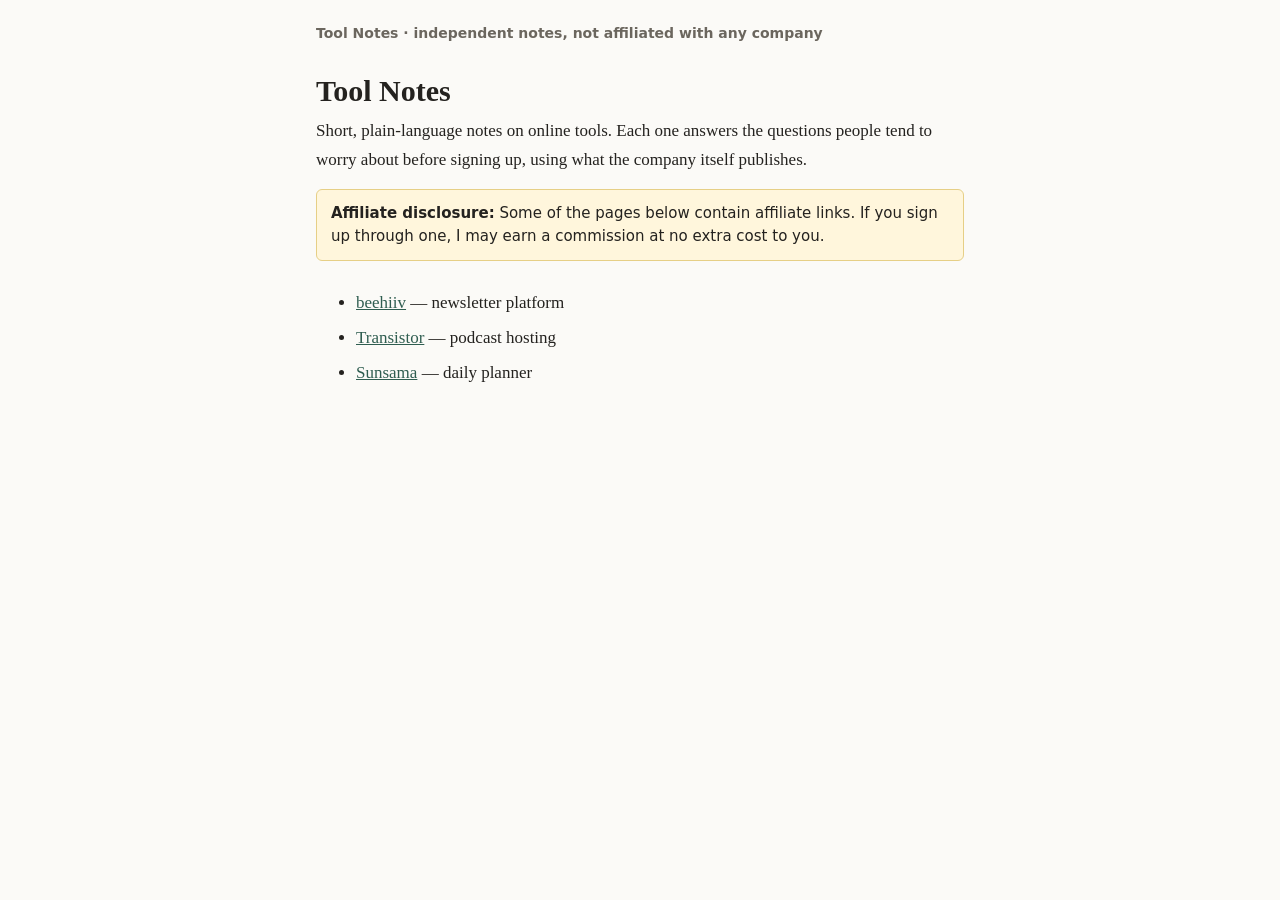
<file: docs/index.html>
<!doctype html>
<html lang="en">
<head>
<meta charset="utf-8">
<meta name="viewport" content="width=device-width, initial-scale=1">
<meta name="p:domain_verify" content="e5a79607e4bf0948c044e5a444f154ea">
<title>Tool Notes</title>
<meta name="description" content="Independent, plain-language notes on online tools: honest answers to the worries people have before signing up.">
<link rel="stylesheet" href="style.css">
</head>
<body>
<div class="wrap">

<div class="site">Tool Notes · independent notes, not affiliated with any company</div>

<h1>Tool Notes</h1>
<p>Short, plain-language notes on online tools. Each one answers the questions people tend to worry about before signing up, using what the company itself publishes.</p>

<div class="disclosure">
  <strong>Affiliate disclosure:</strong> Some of the pages below contain affiliate links. If you sign up through one, I may earn a commission at no extra cost to you.
</div>

<ul>
  <li><a href="beehiiv.html">beehiiv</a> — newsletter platform</li>
  <li><a href="transistor.html">Transistor</a> — podcast hosting</li>
  <li><a href="sunsama.html">Sunsama</a> — daily planner</li>
</ul>

</div>
</body>
</html>
</file>
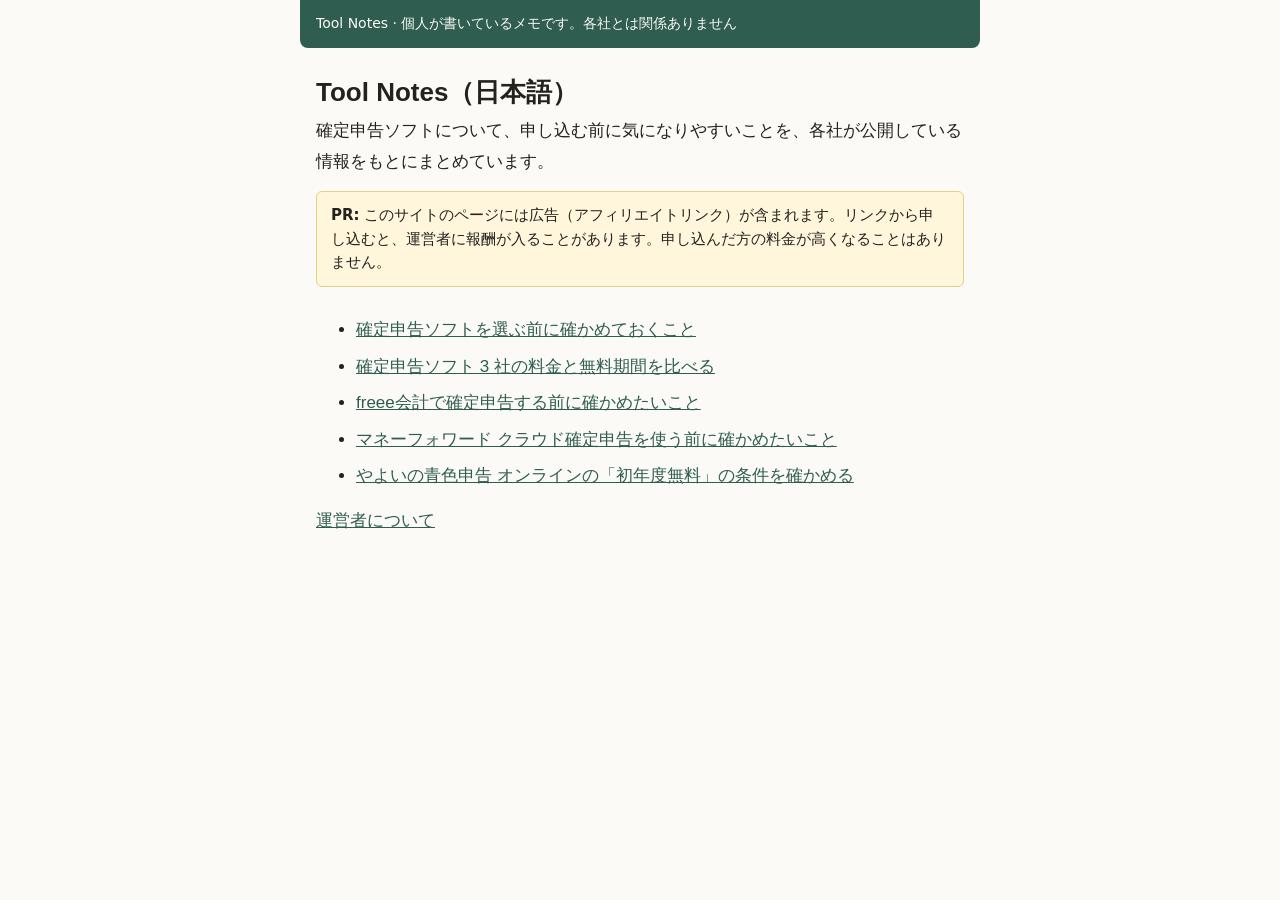
<file: docs/ja/index.html>
<!doctype html>
<html lang="ja">
<head>
<meta charset="utf-8">
<meta name="viewport" content="width=device-width, initial-scale=1">
<!-- TODO: 公開の準備ができたら noindex を外す（ja/todo.md の 4） -->
<meta name="robots" content="noindex">
<title>Tool Notes（日本語）</title>
<meta name="description" content="確定申告ソフトを使う前の不安に、各社が公開している情報をもとに答える個人のメモ。">
<link rel="stylesheet" href="../style.css">
</head>
<body>
<div class="wrap">

<div class="site">Tool Notes · 個人が書いているメモです。各社とは関係ありません</div>

<h1>Tool Notes（日本語）</h1>
<p>確定申告ソフトについて、申し込む前に気になりやすいことを、各社が公開している情報をもとにまとめています。</p>

<div class="disclosure">
  <strong>PR:</strong> このサイトのページには広告（アフィリエイトリンク）が含まれます。リンクから申し込むと、運営者に報酬が入ることがあります。申し込んだ方の料金が高くなることはありません。
</div>

<ul>
  <li><a href="before-you-choose.html">確定申告ソフトを選ぶ前に確かめておくこと</a></li>
  <li><a href="compare.html">確定申告ソフト 3 社の料金と無料期間を比べる</a></li>
  <li><a href="freee.html">freee会計で確定申告する前に確かめたいこと</a></li>
  <li><a href="moneyforward.html">マネーフォワード クラウド確定申告を使う前に確かめたいこと</a></li>
  <li><a href="yayoi.html">やよいの青色申告 オンラインの「初年度無料」の条件を確かめる</a></li>
</ul>

<p><a href="about.html">運営者について</a></p>

</div>
</body>
</html>
</file>
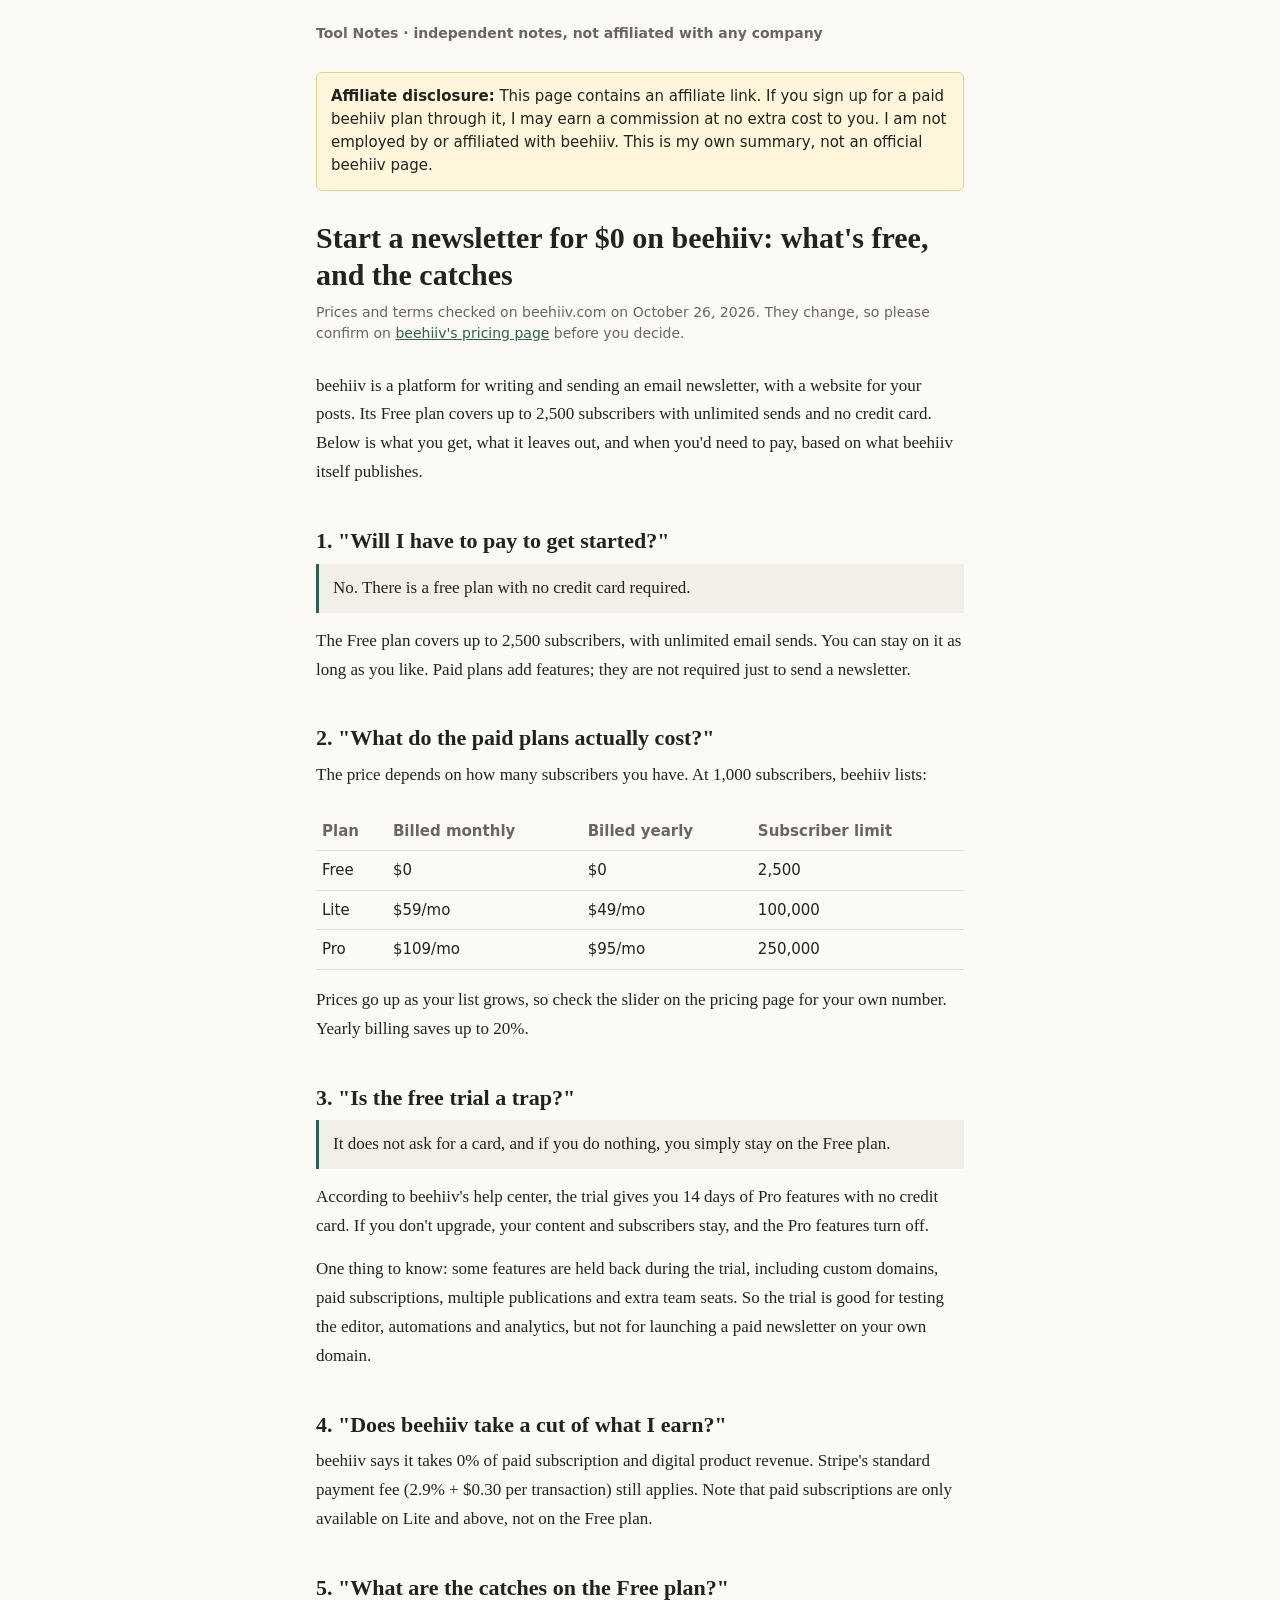
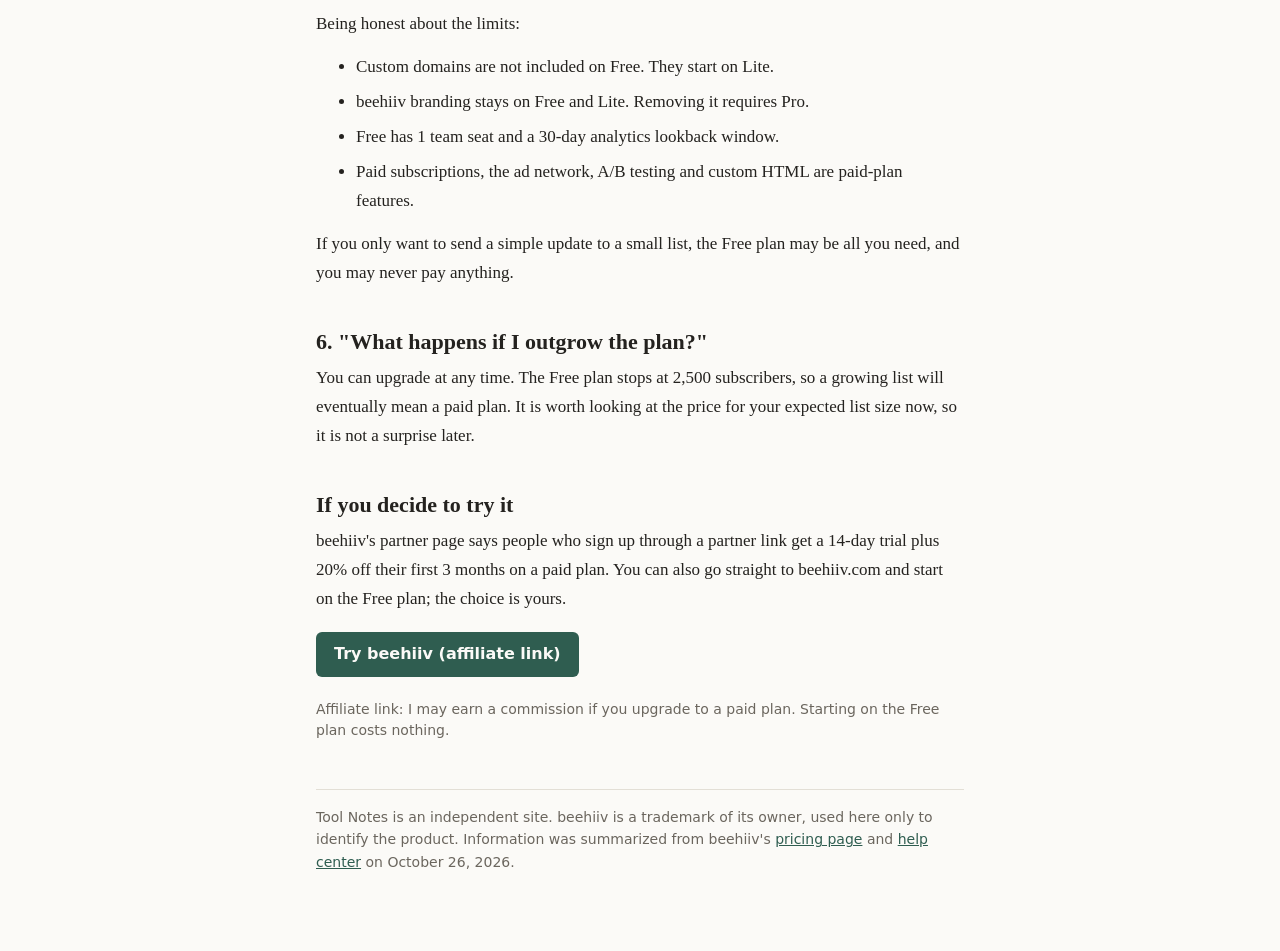
<file: docs/beehiiv.html>
<!doctype html>
<html lang="en">
<head>
<meta charset="utf-8">
<meta name="viewport" content="width=device-width, initial-scale=1">
<meta name="p:domain_verify" content="e5a79607e4bf0948c044e5a444f154ea">
<title>beehiiv: honest answers before you sign up</title>
<meta name="description" content="Common worries about starting a newsletter on beehiiv — cost, the free trial, limits, and fees — answered plainly from beehiiv's own pricing page and help center.">
<link rel="stylesheet" href="style.css">
</head>
<body>
<div class="wrap">

<div class="site"><a href="./">Tool Notes</a> · independent notes, not affiliated with any company</div>

<div class="disclosure">
  <strong>Affiliate disclosure:</strong> This page contains an affiliate link. If you sign up for a paid beehiiv plan through it, I may earn a commission at no extra cost to you. I am not employed by or affiliated with beehiiv. This is my own summary, not an official beehiiv page.
</div>

<h1>Start a newsletter for $0 on beehiiv: what's free, and the catches</h1>
<p class="meta">Prices and terms checked on beehiiv.com on October 26, 2026. They change, so please confirm on <a href="https://www.beehiiv.com/pricing" rel="nofollow">beehiiv's pricing page</a> before you decide.</p>

<p>beehiiv is a platform for writing and sending an email newsletter, with a website for your posts. Its Free plan covers up to 2,500 subscribers with unlimited sends and no credit card. Below is what you get, what it leaves out, and when you'd need to pay, based on what beehiiv itself publishes.</p>

<h2>1. "Will I have to pay to get started?"</h2>
<p class="short">No. There is a free plan with no credit card required.</p>
<p>The Free plan covers up to 2,500 subscribers, with unlimited email sends. You can stay on it as long as you like. Paid plans add features; they are not required just to send a newsletter.</p>

<h2>2. "What do the paid plans actually cost?"</h2>
<p>The price depends on how many subscribers you have. At 1,000 subscribers, beehiiv lists:</p>
<div class="table-scroll">
<table>
  <tr><th>Plan</th><th>Billed monthly</th><th>Billed yearly</th><th>Subscriber limit</th></tr>
  <tr><td>Free</td><td>$0</td><td>$0</td><td>2,500</td></tr>
  <tr><td>Lite</td><td>$59/mo</td><td>$49/mo</td><td>100,000</td></tr>
  <tr><td>Pro</td><td>$109/mo</td><td>$95/mo</td><td>250,000</td></tr>
</table>
</div>
<p>Prices go up as your list grows, so check the slider on the pricing page for your own number. Yearly billing saves up to 20%.</p>

<h2>3. "Is the free trial a trap?"</h2>
<p class="short">It does not ask for a card, and if you do nothing, you simply stay on the Free plan.</p>
<p>According to beehiiv's help center, the trial gives you 14 days of Pro features with no credit card. If you don't upgrade, your content and subscribers stay, and the Pro features turn off.</p>
<p>One thing to know: some features are held back during the trial, including custom domains, paid subscriptions, multiple publications and extra team seats. So the trial is good for testing the editor, automations and analytics, but not for launching a paid newsletter on your own domain.</p>

<h2>4. "Does beehiiv take a cut of what I earn?"</h2>
<p>beehiiv says it takes 0% of paid subscription and digital product revenue. Stripe's standard payment fee (2.9% + $0.30 per transaction) still applies. Note that paid subscriptions are only available on Lite and above, not on the Free plan.</p>

<h2>5. "What are the catches on the Free plan?"</h2>
<p>Being honest about the limits:</p>
<ul>
  <li>Custom domains are not included on Free. They start on Lite.</li>
  <li>beehiiv branding stays on Free and Lite. Removing it requires Pro.</li>
  <li>Free has 1 team seat and a 30-day analytics lookback window.</li>
  <li>Paid subscriptions, the ad network, A/B testing and custom HTML are paid-plan features.</li>
</ul>
<p>If you only want to send a simple update to a small list, the Free plan may be all you need, and you may never pay anything.</p>

<h2>6. "What happens if I outgrow the plan?"</h2>
<p>You can upgrade at any time. The Free plan stops at 2,500 subscribers, so a growing list will eventually mean a paid plan. It is worth looking at the price for your expected list size now, so it is not a surprise later.</p>

<h2>If you decide to try it</h2>
<p>beehiiv's partner page says people who sign up through a partner link get a 14-day trial plus 20% off their first 3 months on a paid plan. You can also go straight to beehiiv.com and start on the Free plan; the choice is yours.</p>
<p><a class="cta" href="https://www.beehiiv.com/?via=toolnotes" rel="sponsored nofollow noopener" target="_blank">Try beehiiv (affiliate link)</a></p>
<p class="cta-note">Affiliate link: I may earn a commission if you upgrade to a paid plan. Starting on the Free plan costs nothing.</p>

<footer>
  <p>Tool Notes is an independent site. beehiiv is a trademark of its owner, used here only to identify the product. Information was summarized from beehiiv's <a href="https://www.beehiiv.com/pricing" rel="nofollow">pricing page</a> and <a href="https://www.beehiiv.com/support/article/22101553752471-what-s-available-during-a-free-trial" rel="nofollow">help center</a> on October 26, 2026.</p>
</footer>

</div>
</body>
</html>
</file>
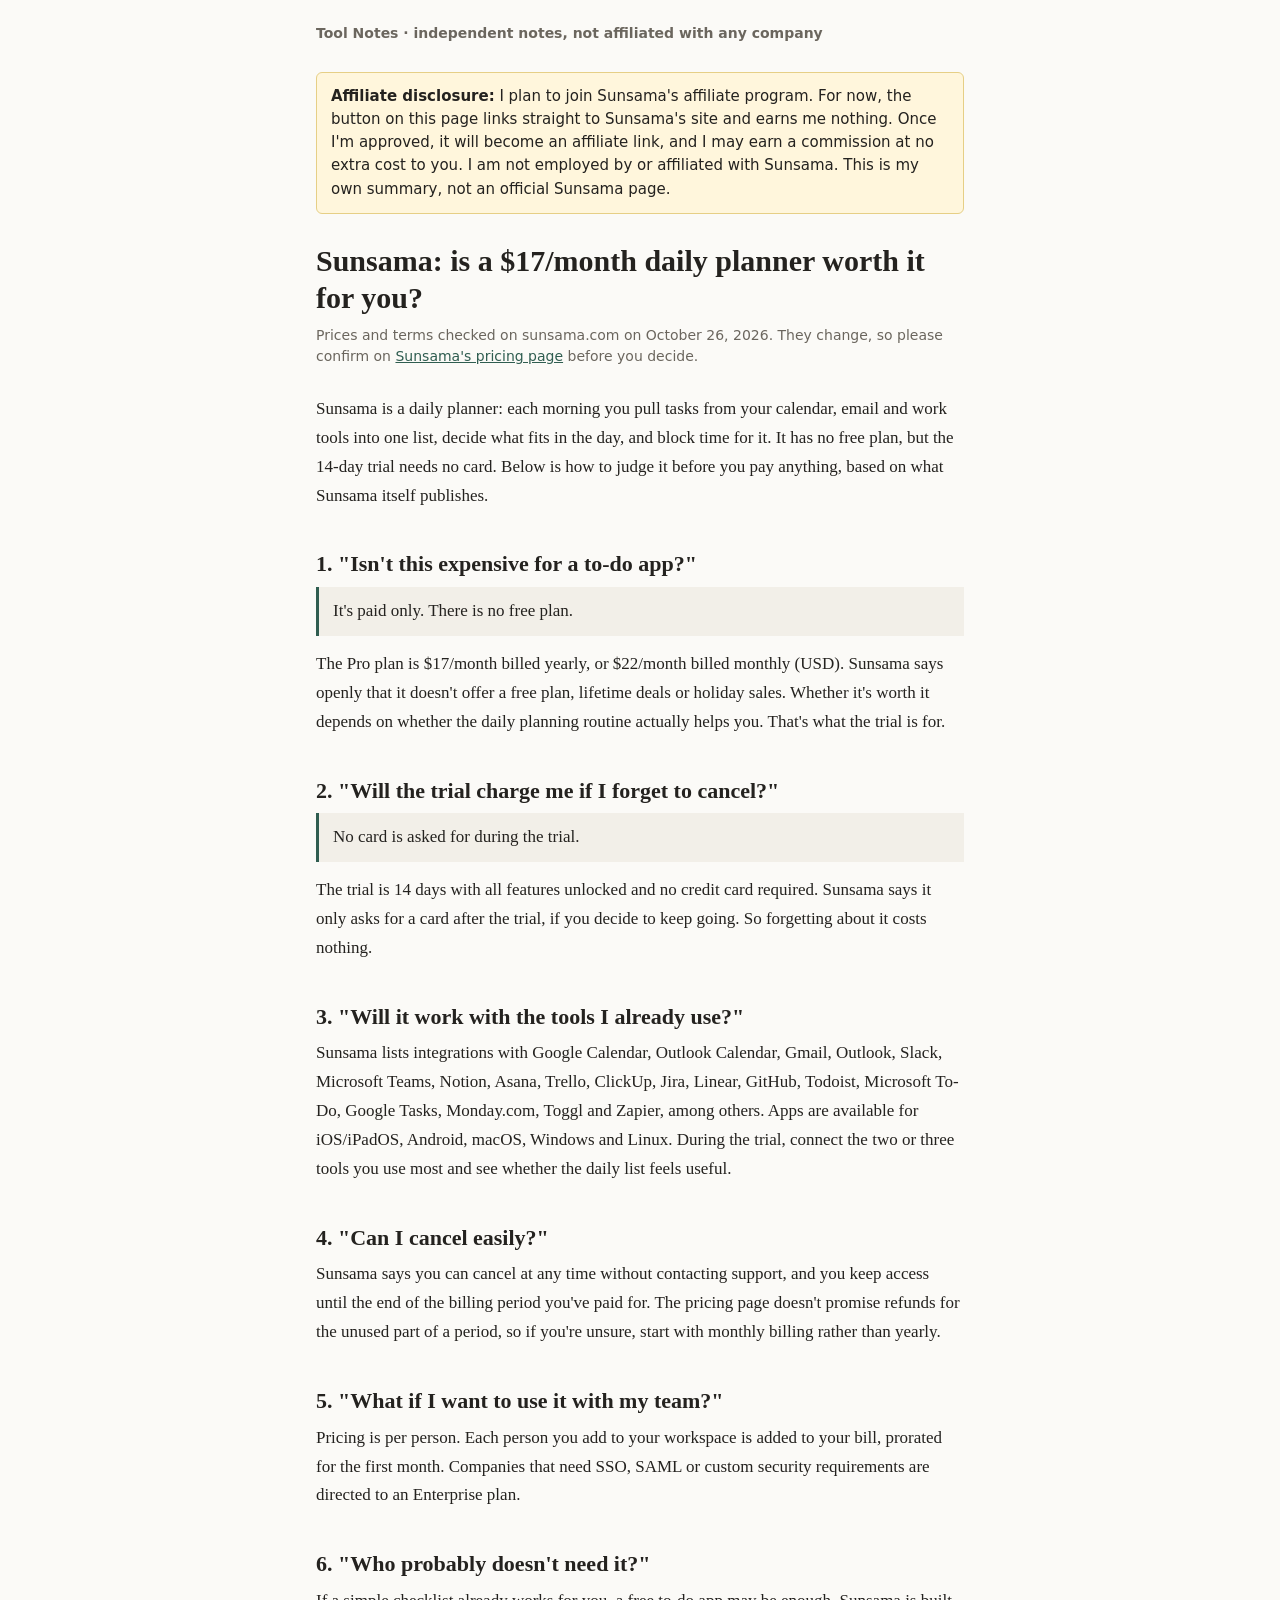
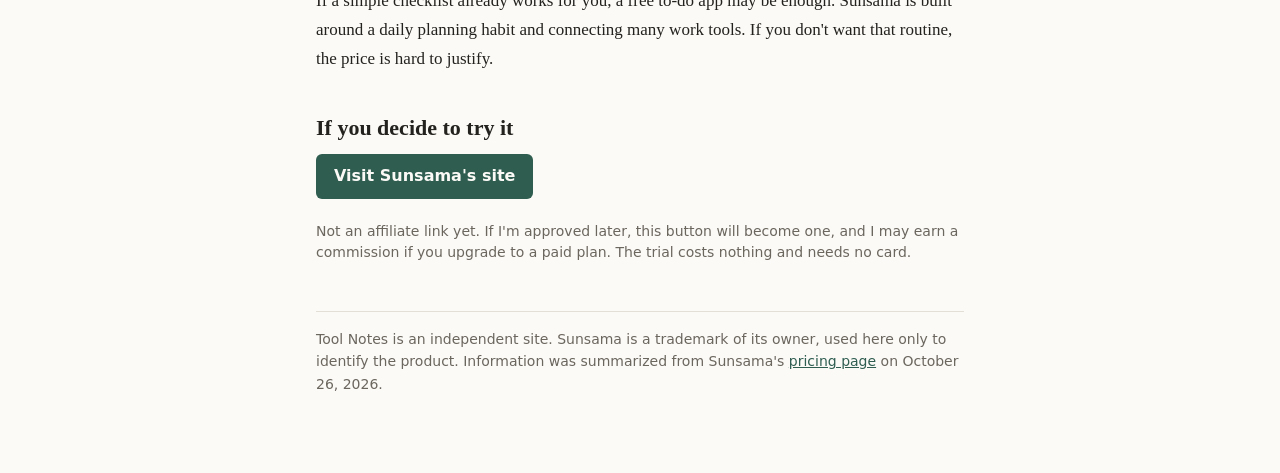
<file: docs/sunsama.html>
<!doctype html>
<html lang="en">
<head>
<meta charset="utf-8">
<meta name="viewport" content="width=device-width, initial-scale=1">
<meta name="p:domain_verify" content="e5a79607e4bf0948c044e5a444f154ea">
<title>Sunsama: honest answers before you sign up</title>
<meta name="description" content="Common worries about trying the Sunsama daily planner — the price, the trial, integrations, and cancelling — answered plainly from Sunsama's own pricing page.">
<link rel="stylesheet" href="style.css">
</head>
<body>
<div class="wrap">

<div class="site"><a href="./">Tool Notes</a> · independent notes, not affiliated with any company</div>

<div class="disclosure">
  <strong>Affiliate disclosure:</strong> I plan to join Sunsama's affiliate program. For now, the button on this page links straight to Sunsama's site and earns me nothing. Once I'm approved, it will become an affiliate link, and I may earn a commission at no extra cost to you. I am not employed by or affiliated with Sunsama. This is my own summary, not an official Sunsama page.
</div>

<h1>Sunsama: is a $17/month daily planner worth it for you?</h1>
<p class="meta">Prices and terms checked on sunsama.com on October 26, 2026. They change, so please confirm on <a href="https://www.sunsama.com/pricing" rel="nofollow">Sunsama's pricing page</a> before you decide.</p>

<p>Sunsama is a daily planner: each morning you pull tasks from your calendar, email and work tools into one list, decide what fits in the day, and block time for it. It has no free plan, but the 14-day trial needs no card. Below is how to judge it before you pay anything, based on what Sunsama itself publishes.</p>

<h2>1. "Isn't this expensive for a to-do app?"</h2>
<p class="short">It's paid only. There is no free plan.</p>
<p>The Pro plan is $17/month billed yearly, or $22/month billed monthly (USD). Sunsama says openly that it doesn't offer a free plan, lifetime deals or holiday sales. Whether it's worth it depends on whether the daily planning routine actually helps you. That's what the trial is for.</p>

<h2>2. "Will the trial charge me if I forget to cancel?"</h2>
<p class="short">No card is asked for during the trial.</p>
<p>The trial is 14 days with all features unlocked and no credit card required. Sunsama says it only asks for a card after the trial, if you decide to keep going. So forgetting about it costs nothing.</p>

<h2>3. "Will it work with the tools I already use?"</h2>
<p>Sunsama lists integrations with Google Calendar, Outlook Calendar, Gmail, Outlook, Slack, Microsoft Teams, Notion, Asana, Trello, ClickUp, Jira, Linear, GitHub, Todoist, Microsoft To-Do, Google Tasks, Monday.com, Toggl and Zapier, among others. Apps are available for iOS/iPadOS, Android, macOS, Windows and Linux. During the trial, connect the two or three tools you use most and see whether the daily list feels useful.</p>

<h2>4. "Can I cancel easily?"</h2>
<p>Sunsama says you can cancel at any time without contacting support, and you keep access until the end of the billing period you've paid for. The pricing page doesn't promise refunds for the unused part of a period, so if you're unsure, start with monthly billing rather than yearly.</p>

<h2>5. "What if I want to use it with my team?"</h2>
<p>Pricing is per person. Each person you add to your workspace is added to your bill, prorated for the first month. Companies that need SSO, SAML or custom security requirements are directed to an Enterprise plan.</p>

<h2>6. "Who probably doesn't need it?"</h2>
<p>If a simple checklist already works for you, a free to-do app may be enough. Sunsama is built around a daily planning habit and connecting many work tools. If you don't want that routine, the price is hard to justify.</p>

<h2>If you decide to try it</h2>
<!-- TODO: once approved, replace this href with the affiliate link, set rel="sponsored nofollow noopener", and restore the affiliate wording in the disclosure, button and note. -->
<p><a class="cta" href="https://www.sunsama.com/" rel="nofollow noopener" target="_blank">Visit Sunsama's site</a></p>
<p class="cta-note">Not an affiliate link yet. If I'm approved later, this button will become one, and I may earn a commission if you upgrade to a paid plan. The trial costs nothing and needs no card.</p>

<footer>
  <p>Tool Notes is an independent site. Sunsama is a trademark of its owner, used here only to identify the product. Information was summarized from Sunsama's <a href="https://www.sunsama.com/pricing" rel="nofollow">pricing page</a> on October 26, 2026.</p>
</footer>

</div>
</body>
</html>
</file>
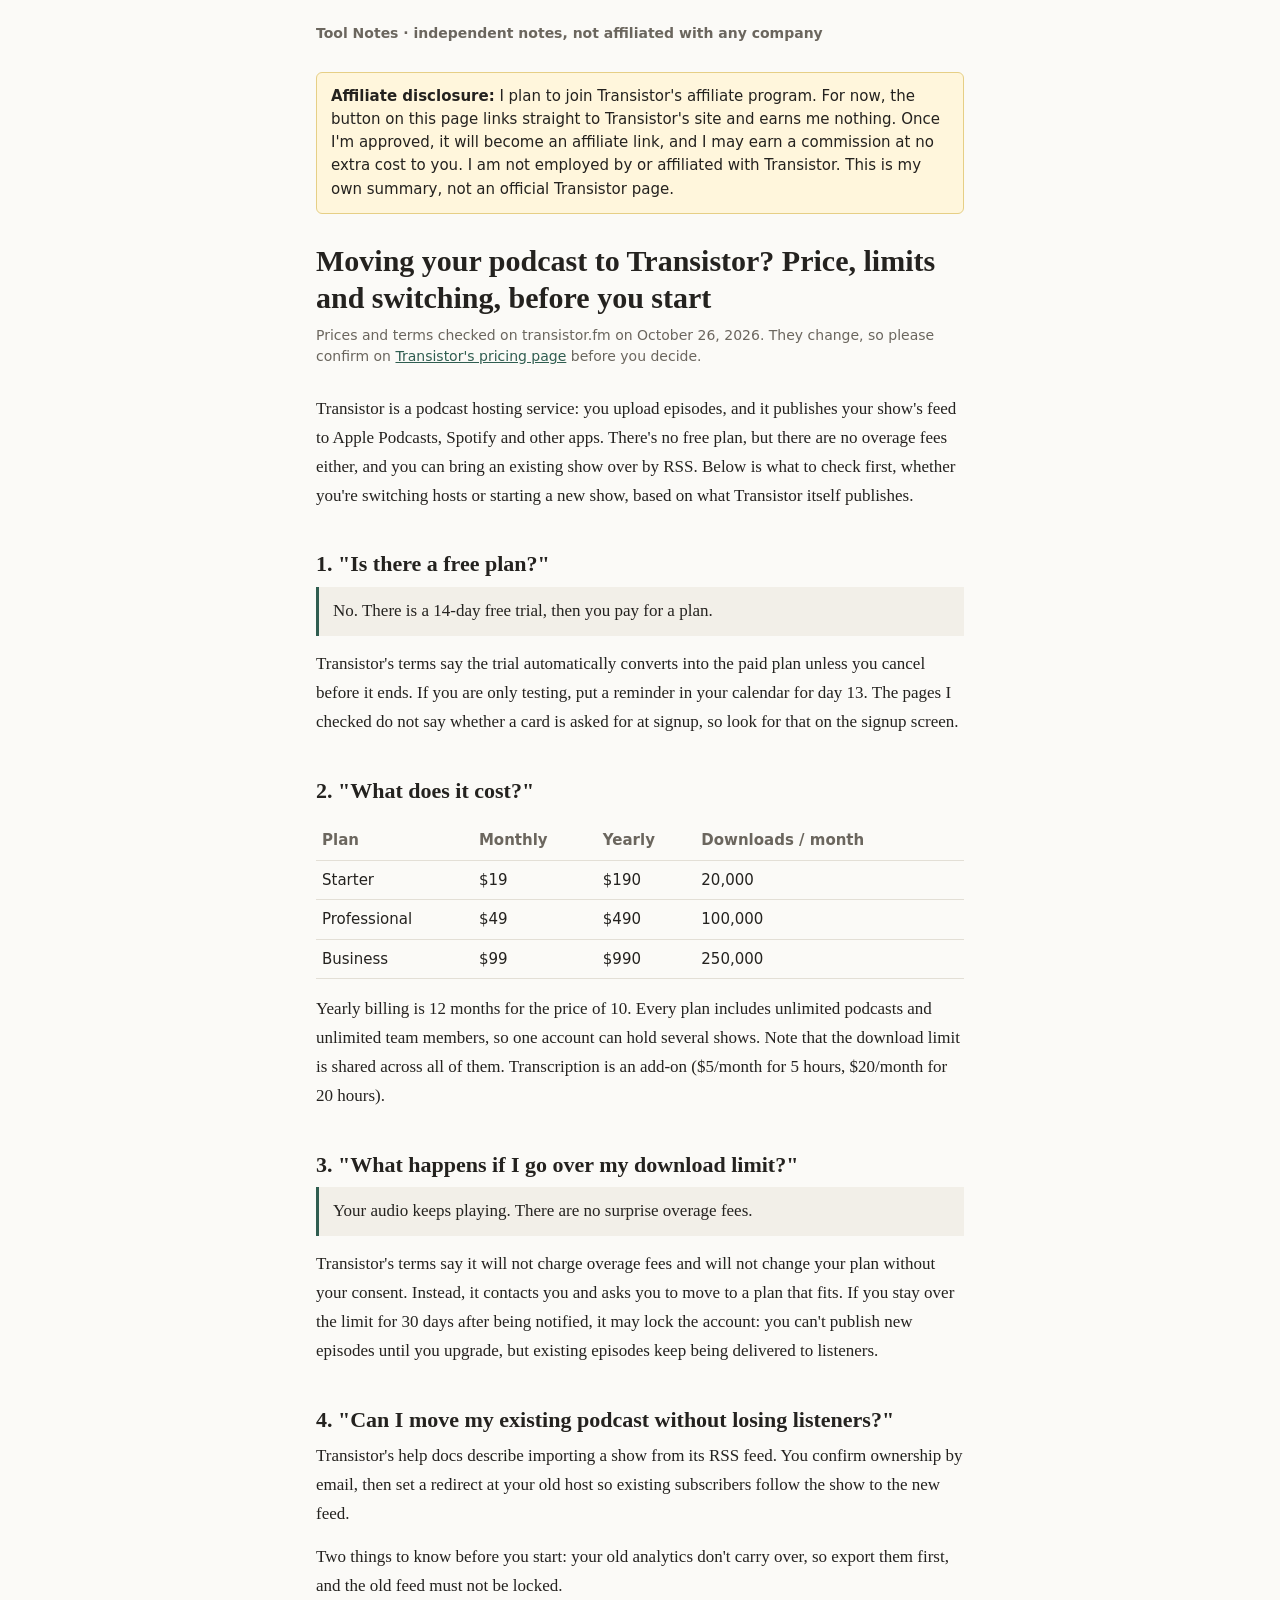
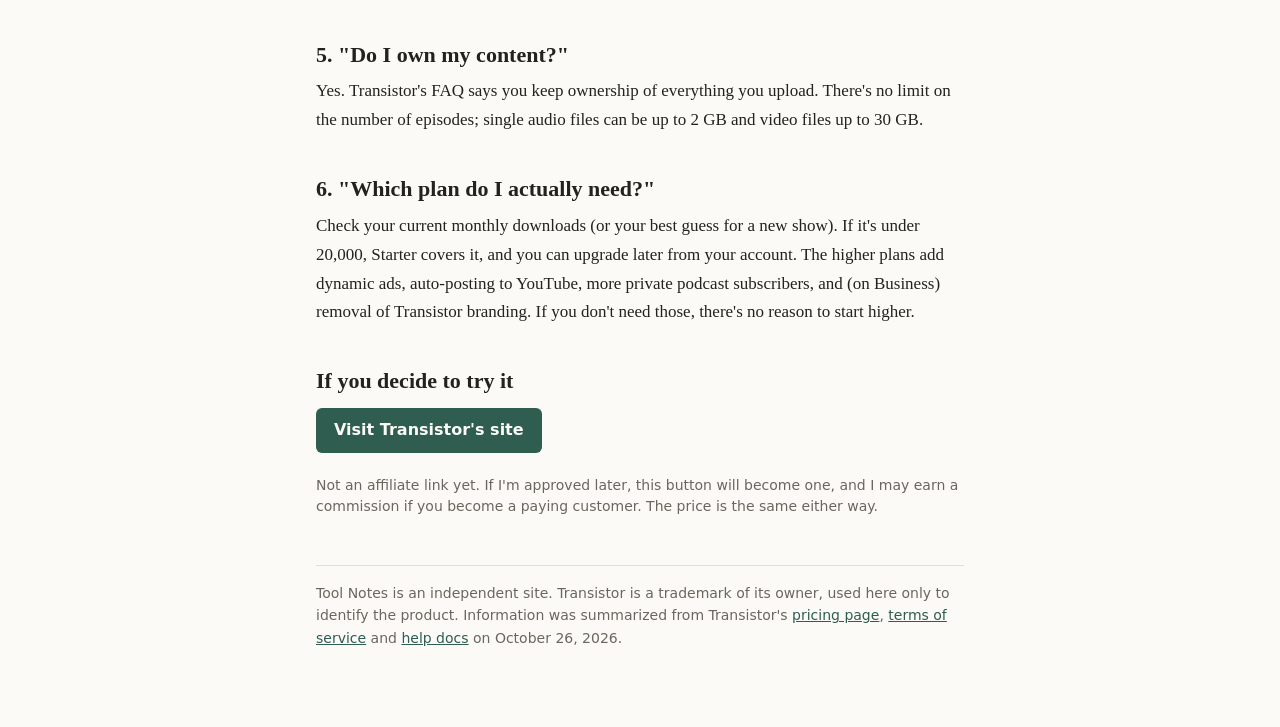
<file: docs/transistor.html>
<!doctype html>
<html lang="en">
<head>
<meta charset="utf-8">
<meta name="viewport" content="width=device-width, initial-scale=1">
<meta name="p:domain_verify" content="e5a79607e4bf0948c044e5a444f154ea">
<title>Transistor: honest answers before you sign up</title>
<meta name="description" content="Common worries about hosting a podcast on Transistor — cost, the trial, download limits, and moving an existing show — answered plainly from Transistor's own pricing page, terms and help docs.">
<link rel="stylesheet" href="style.css">
</head>
<body>
<div class="wrap">

<div class="site"><a href="./">Tool Notes</a> · independent notes, not affiliated with any company</div>

<div class="disclosure">
  <strong>Affiliate disclosure:</strong> I plan to join Transistor's affiliate program. For now, the button on this page links straight to Transistor's site and earns me nothing. Once I'm approved, it will become an affiliate link, and I may earn a commission at no extra cost to you. I am not employed by or affiliated with Transistor. This is my own summary, not an official Transistor page.
</div>

<h1>Moving your podcast to Transistor? Price, limits and switching, before you start</h1>
<p class="meta">Prices and terms checked on transistor.fm on October 26, 2026. They change, so please confirm on <a href="https://transistor.fm/pricing/" rel="nofollow">Transistor's pricing page</a> before you decide.</p>

<p>Transistor is a podcast hosting service: you upload episodes, and it publishes your show's feed to Apple Podcasts, Spotify and other apps. There's no free plan, but there are no overage fees either, and you can bring an existing show over by RSS. Below is what to check first, whether you're switching hosts or starting a new show, based on what Transistor itself publishes.</p>

<h2>1. "Is there a free plan?"</h2>
<p class="short">No. There is a 14-day free trial, then you pay for a plan.</p>
<p>Transistor's terms say the trial automatically converts into the paid plan unless you cancel before it ends. If you are only testing, put a reminder in your calendar for day 13. The pages I checked do not say whether a card is asked for at signup, so look for that on the signup screen.</p>

<h2>2. "What does it cost?"</h2>
<div class="table-scroll">
<table>
  <tr><th>Plan</th><th>Monthly</th><th>Yearly</th><th>Downloads / month</th></tr>
  <tr><td>Starter</td><td>$19</td><td>$190</td><td>20,000</td></tr>
  <tr><td>Professional</td><td>$49</td><td>$490</td><td>100,000</td></tr>
  <tr><td>Business</td><td>$99</td><td>$990</td><td>250,000</td></tr>
</table>
</div>
<p>Yearly billing is 12 months for the price of 10. Every plan includes unlimited podcasts and unlimited team members, so one account can hold several shows. Note that the download limit is shared across all of them. Transcription is an add-on ($5/month for 5 hours, $20/month for 20 hours).</p>

<h2>3. "What happens if I go over my download limit?"</h2>
<p class="short">Your audio keeps playing. There are no surprise overage fees.</p>
<p>Transistor's terms say it will not charge overage fees and will not change your plan without your consent. Instead, it contacts you and asks you to move to a plan that fits. If you stay over the limit for 30 days after being notified, it may lock the account: you can't publish new episodes until you upgrade, but existing episodes keep being delivered to listeners.</p>

<h2>4. "Can I move my existing podcast without losing listeners?"</h2>
<p>Transistor's help docs describe importing a show from its RSS feed. You confirm ownership by email, then set a redirect at your old host so existing subscribers follow the show to the new feed.</p>
<p>Two things to know before you start: your old analytics don't carry over, so export them first, and the old feed must not be locked.</p>

<h2>5. "Do I own my content?"</h2>
<p>Yes. Transistor's FAQ says you keep ownership of everything you upload. There's no limit on the number of episodes; single audio files can be up to 2 GB and video files up to 30 GB.</p>

<h2>6. "Which plan do I actually need?"</h2>
<p>Check your current monthly downloads (or your best guess for a new show). If it's under 20,000, Starter covers it, and you can upgrade later from your account. The higher plans add dynamic ads, auto-posting to YouTube, more private podcast subscribers, and (on Business) removal of Transistor branding. If you don't need those, there's no reason to start higher.</p>

<h2>If you decide to try it</h2>
<!-- TODO: once approved, replace this href with the affiliate link, set rel="sponsored nofollow noopener", and restore the affiliate wording in the disclosure, button and note. -->
<p><a class="cta" href="https://transistor.fm/" rel="nofollow noopener" target="_blank">Visit Transistor's site</a></p>
<p class="cta-note">Not an affiliate link yet. If I'm approved later, this button will become one, and I may earn a commission if you become a paying customer. The price is the same either way.</p>

<footer>
  <p>Tool Notes is an independent site. Transistor is a trademark of its owner, used here only to identify the product. Information was summarized from Transistor's <a href="https://transistor.fm/pricing/" rel="nofollow">pricing page</a>, <a href="https://transistor.fm/terms/" rel="nofollow">terms of service</a> and <a href="https://support.transistor.fm/en/category/importing-migrating-1pecbky/" rel="nofollow">help docs</a> on October 26, 2026.</p>
</footer>

</div>
</body>
</html>
</file>
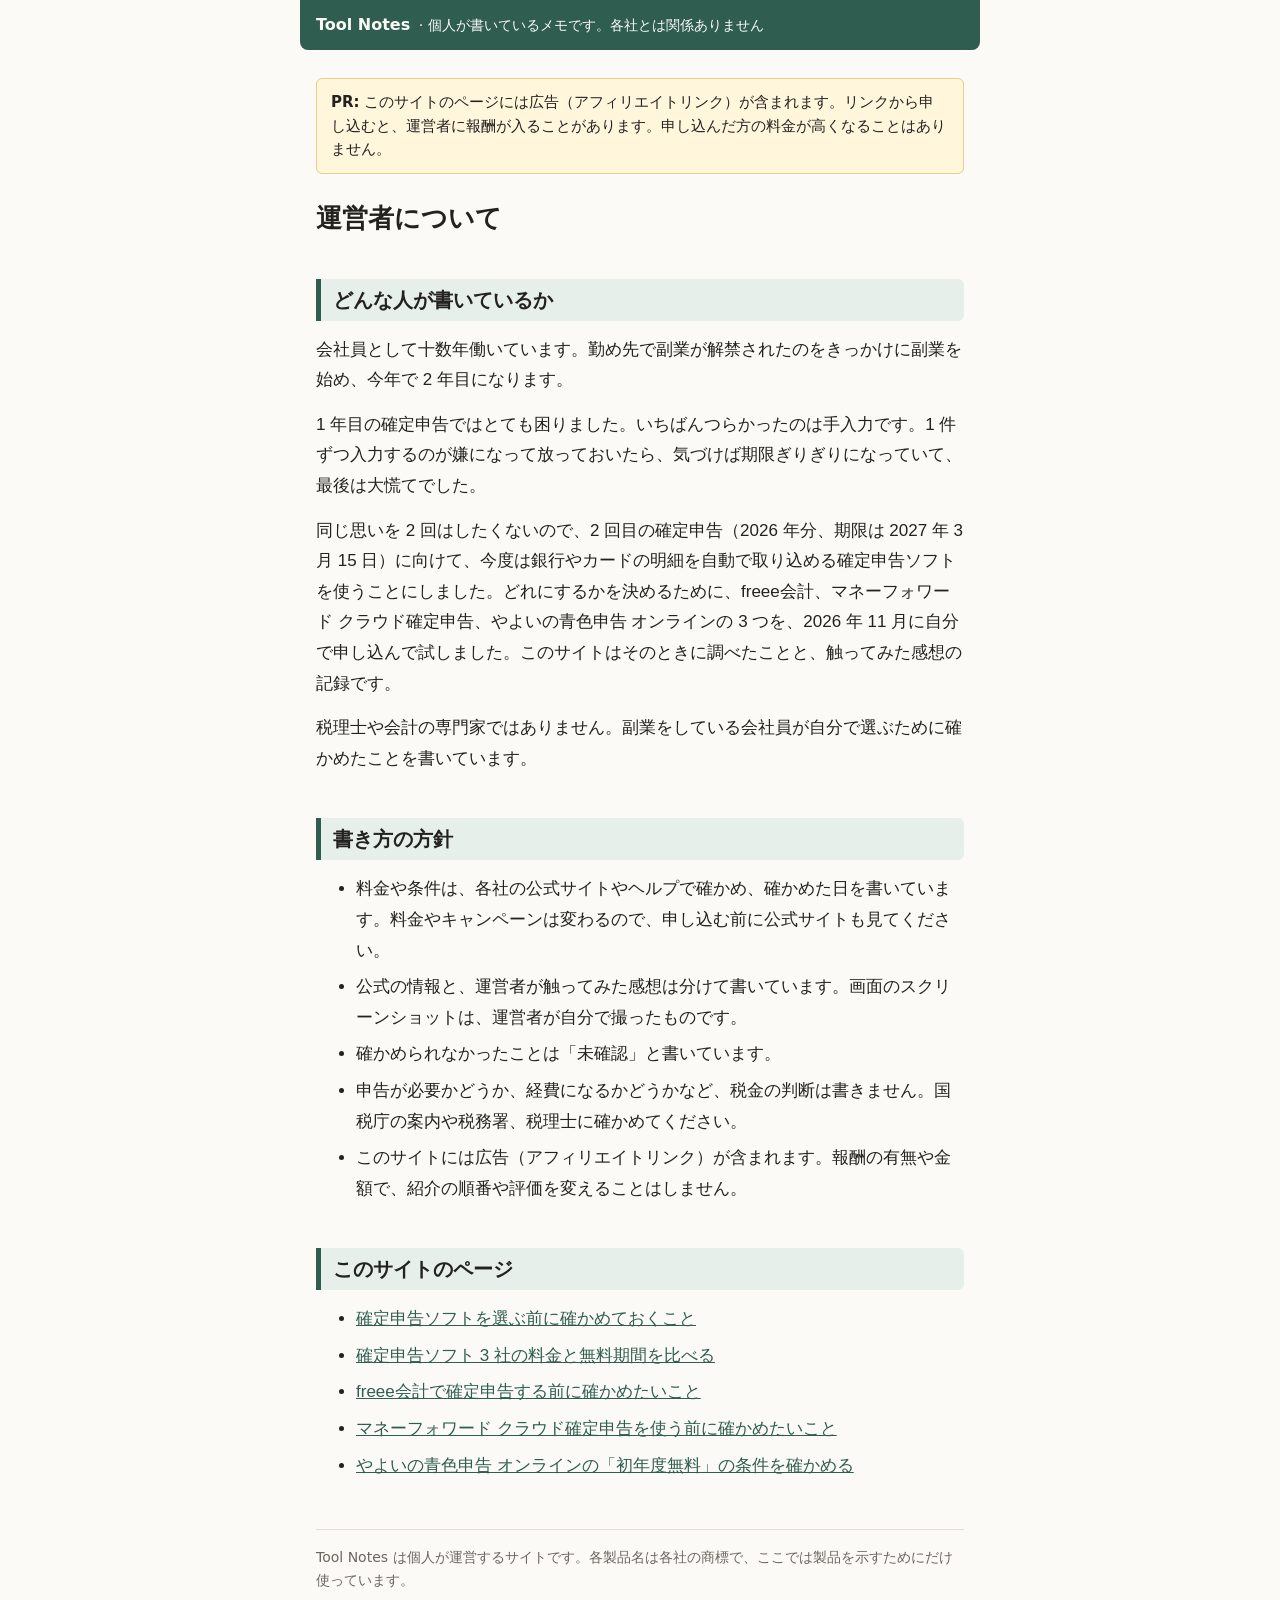
<file: docs/ja/about.html>
<!doctype html>
<html lang="ja">
<head>
<meta charset="utf-8">
<meta name="viewport" content="width=device-width, initial-scale=1">
<!-- TODO: 公開の準備ができたら noindex を外す（ja/todo.md の 4） -->
<meta name="robots" content="noindex">
<title>運営者について｜Tool Notes</title>
<meta name="description" content="Tool Notes の運営者と、このサイトの書き方の方針について。会社員として十数年働き、副業 2 年目に確定申告ソフトを比べた記録です。">
<link rel="stylesheet" href="../style.css">
</head>
<body>
<div class="wrap">

<div class="site"><a href="./">Tool Notes</a> · 個人が書いているメモです。各社とは関係ありません</div>

<div class="disclosure">
  <strong>PR:</strong> このサイトのページには広告（アフィリエイトリンク）が含まれます。リンクから申し込むと、運営者に報酬が入ることがあります。申し込んだ方の料金が高くなることはありません。
</div>

<h1>運営者について</h1>

<h2>どんな人が書いているか</h2>
<p>会社員として十数年働いています。勤め先で副業が解禁されたのをきっかけに副業を始め、今年で 2 年目になります。</p>
<p>1 年目の確定申告ではとても困りました。いちばんつらかったのは手入力です。1 件ずつ入力するのが嫌になって放っておいたら、気づけば期限ぎりぎりになっていて、最後は大慌てでした。</p>
<p>同じ思いを 2 回はしたくないので、2 回目の確定申告（2026 年分、期限は 2027 年 3 月 15 日）に向けて、今度は銀行やカードの明細を自動で取り込める確定申告ソフトを使うことにしました。どれにするかを決めるために、freee会計、マネーフォワード クラウド確定申告、やよいの青色申告 オンラインの 3 つを、2026 年 11 月に自分で申し込んで試しました。このサイトはそのときに調べたことと、触ってみた感想の記録です。</p>
<p>税理士や会計の専門家ではありません。副業をしている会社員が自分で選ぶために確かめたことを書いています。</p>

<h2>書き方の方針</h2>
<ul>
  <li>料金や条件は、各社の公式サイトやヘルプで確かめ、確かめた日を書いています。料金やキャンペーンは変わるので、申し込む前に公式サイトも見てください。</li>
  <li>公式の情報と、運営者が触ってみた感想は分けて書いています。画面のスクリーンショットは、運営者が自分で撮ったものです。</li>
  <li>確かめられなかったことは「未確認」と書いています。</li>
  <li>申告が必要かどうか、経費になるかどうかなど、税金の判断は書きません。国税庁の案内や税務署、税理士に確かめてください。</li>
  <li>このサイトには広告（アフィリエイトリンク）が含まれます。報酬の有無や金額で、紹介の順番や評価を変えることはしません。</li>
</ul>

<h2>このサイトのページ</h2>
<ul>
  <li><a href="before-you-choose.html">確定申告ソフトを選ぶ前に確かめておくこと</a></li>
  <li><a href="compare.html">確定申告ソフト 3 社の料金と無料期間を比べる</a></li>
  <li><a href="freee.html">freee会計で確定申告する前に確かめたいこと</a></li>
  <li><a href="moneyforward.html">マネーフォワード クラウド確定申告を使う前に確かめたいこと</a></li>
  <li><a href="yayoi.html">やよいの青色申告 オンラインの「初年度無料」の条件を確かめる</a></li>
</ul>

<footer>
  <p>Tool Notes は個人が運営するサイトです。各製品名は各社の商標で、ここでは製品を示すためにだけ使っています。</p>
</footer>

</div>
</body>
</html>
</file>
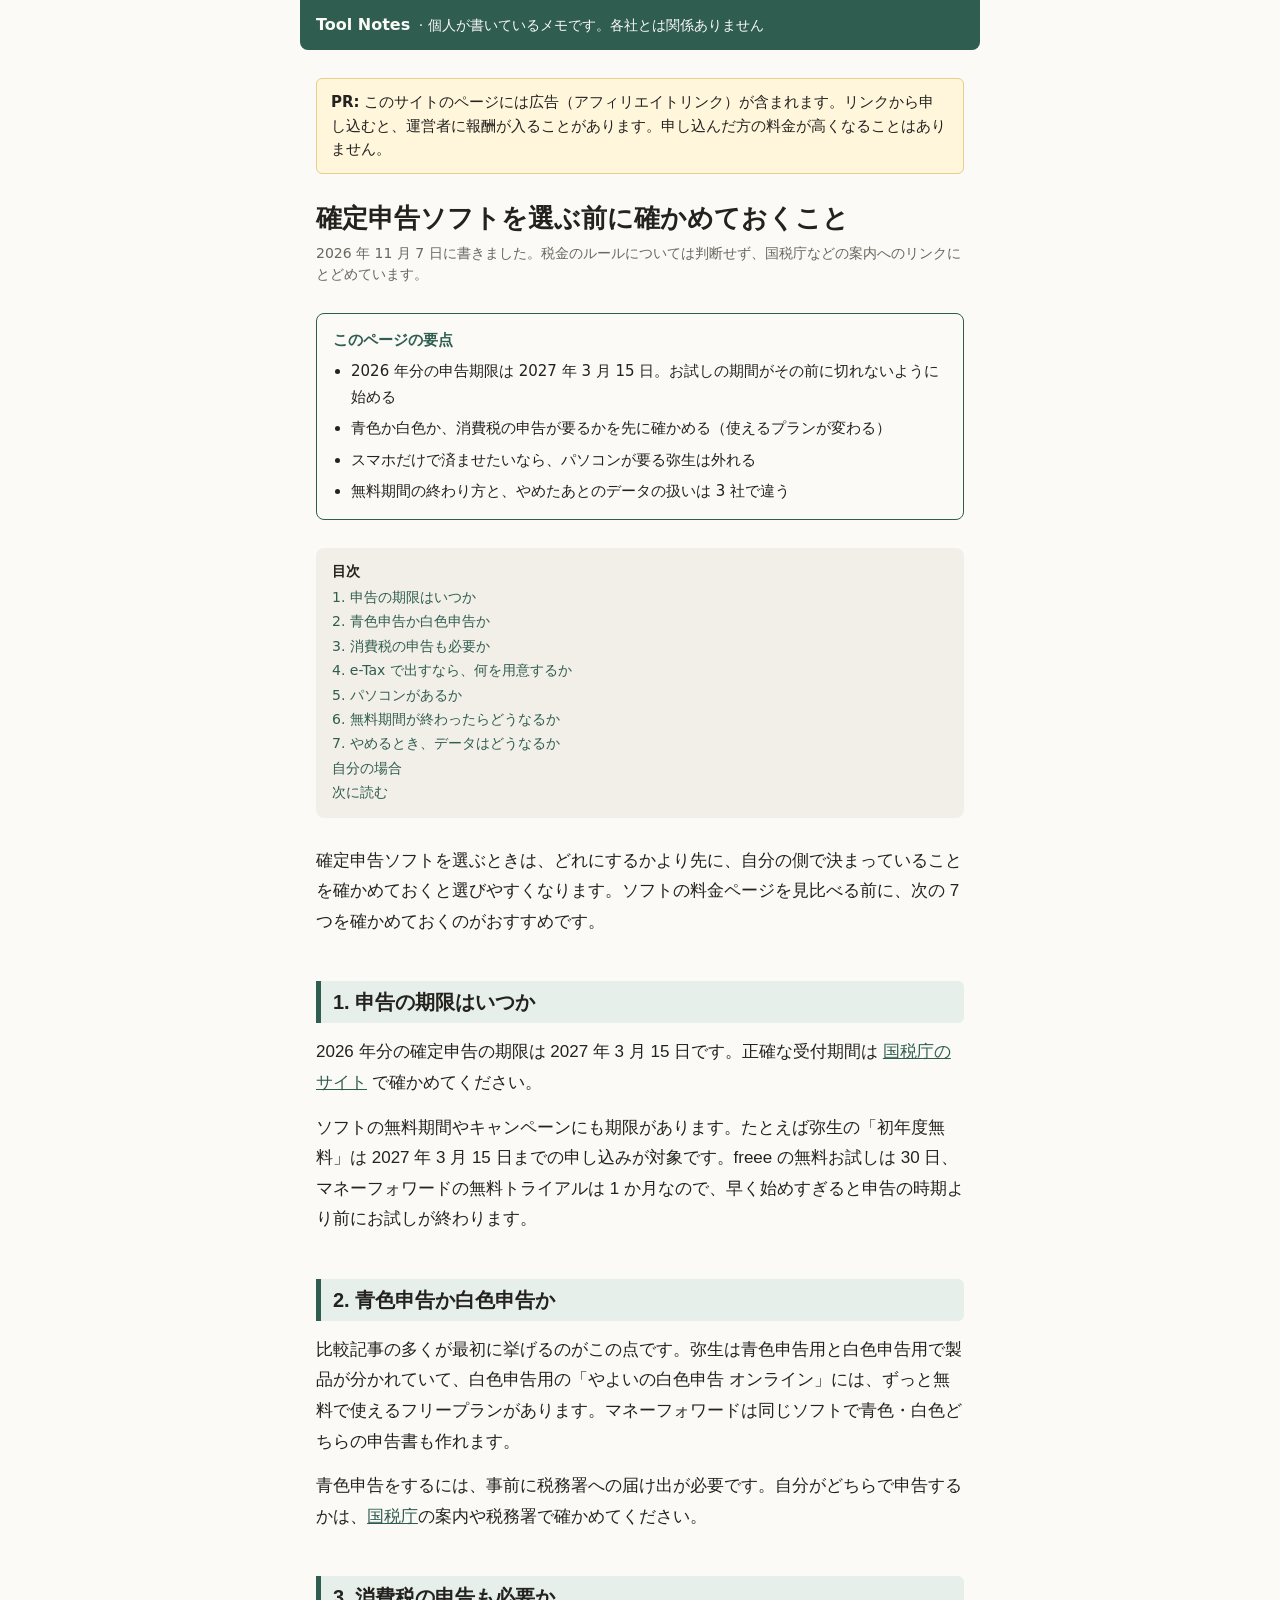
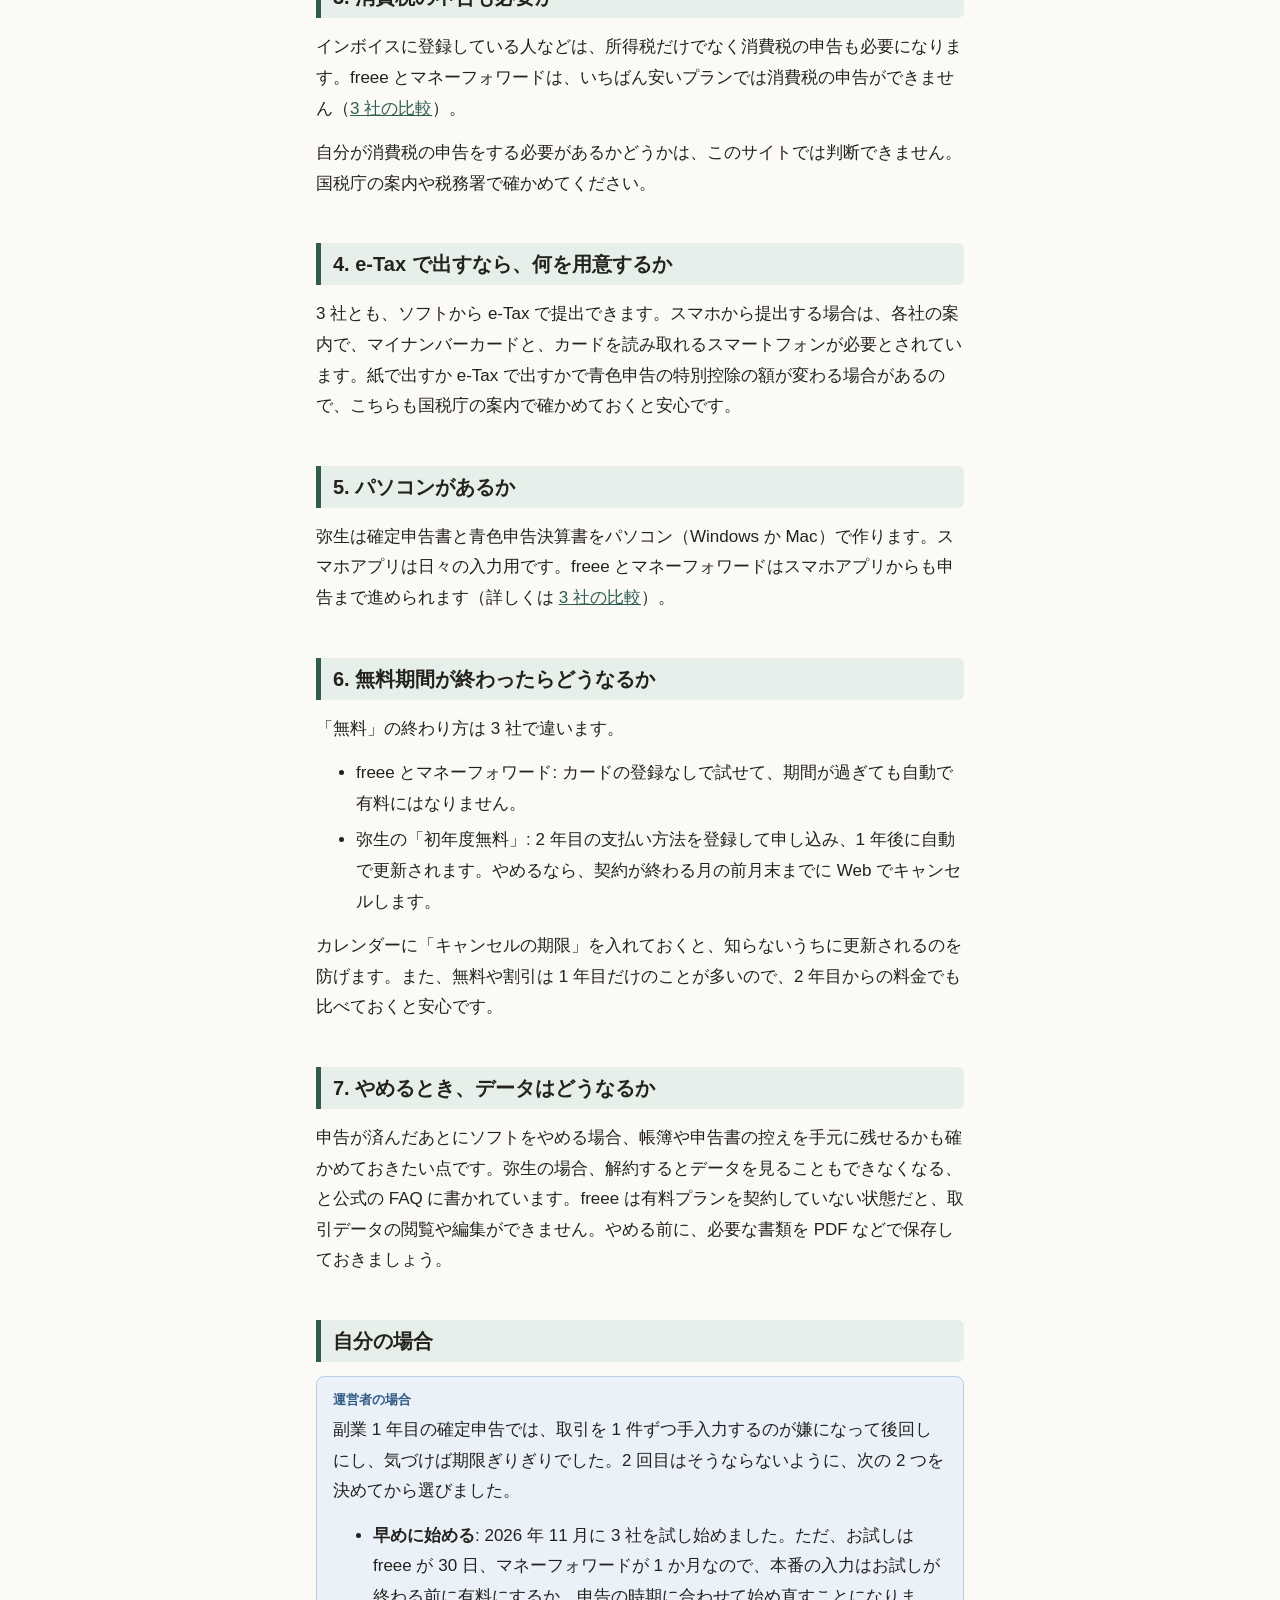
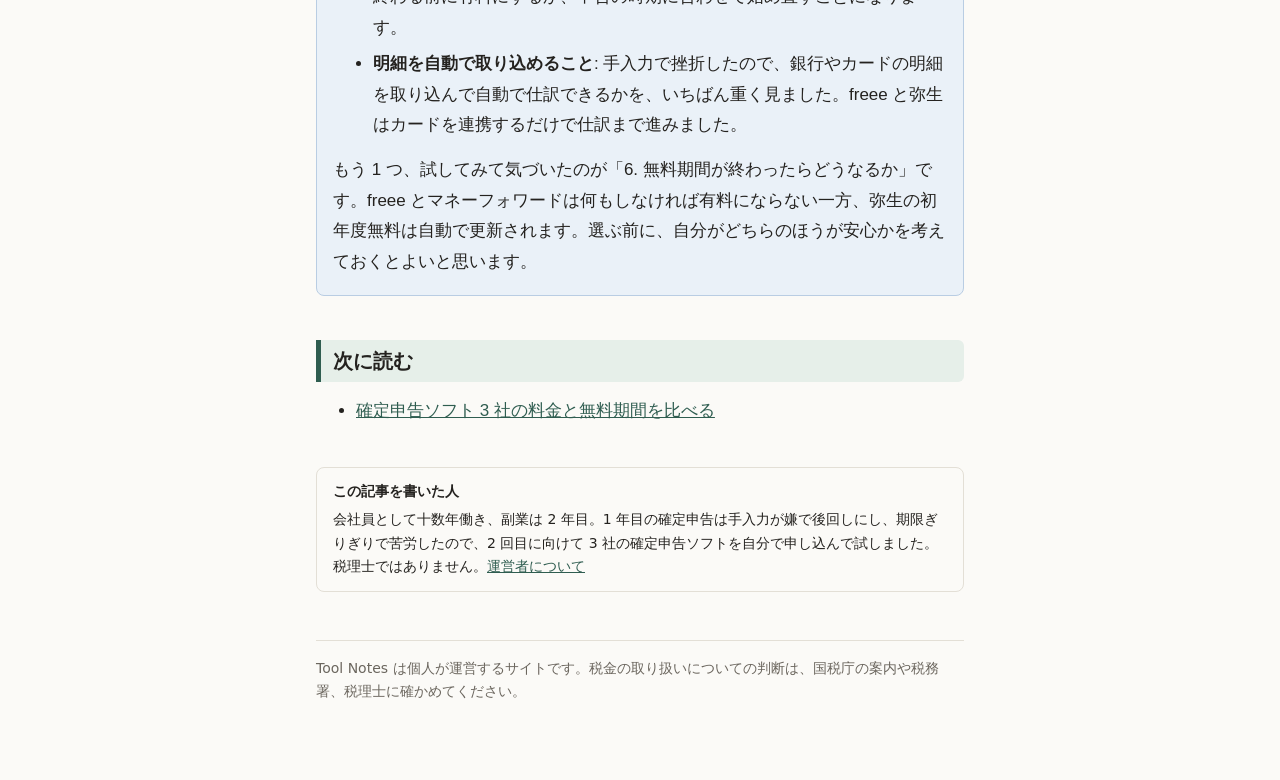
<file: docs/ja/before-you-choose.html>
<!doctype html>
<html lang="ja">
<head>
<meta charset="utf-8">
<meta name="viewport" content="width=device-width, initial-scale=1">
<!-- TODO: 公開の準備ができたら noindex を外す（ja/todo.md の 4） -->
<meta name="robots" content="noindex">
<title>確定申告ソフトを選ぶ前に確かめておくこと（2026年分の申告向け）</title>
<meta name="description" content="確定申告ソフトを申し込む前に、自分の側で確かめておきたいこと（申告の期限、消費税の申告が要るか、e-Tax に必要なもの、無料期間の終わり方）をまとめました。">
<link rel="stylesheet" href="../style.css">
</head>
<body>
<div class="wrap">

<div class="site"><a href="./">Tool Notes</a> · 個人が書いているメモです。各社とは関係ありません</div>

<div class="disclosure">
  <strong>PR:</strong> このサイトのページには広告（アフィリエイトリンク）が含まれます。リンクから申し込むと、運営者に報酬が入ることがあります。申し込んだ方の料金が高くなることはありません。
</div>

<h1>確定申告ソフトを選ぶ前に確かめておくこと</h1>
<p class="meta">2026 年 11 月 7 日に書きました。税金のルールについては判断せず、国税庁などの案内へのリンクにとどめています。</p>

<div class="summary">
  <p class="summary-title">このページの要点</p>
  <ul>
    <li>2026 年分の申告期限は 2027 年 3 月 15 日。お試しの期間がその前に切れないように始める</li>
    <li>青色か白色か、消費税の申告が要るかを先に確かめる（使えるプランが変わる）</li>
    <li>スマホだけで済ませたいなら、パソコンが要る弥生は外れる</li>
    <li>無料期間の終わり方と、やめたあとのデータの扱いは 3 社で違う</li>
  </ul>
</div>
<nav class="toc" aria-label="目次">
  <p class="toc-title">目次</p>
  <ol>
    <li><a href="#s1">1. 申告の期限はいつか</a></li>
    <li><a href="#s2">2. 青色申告か白色申告か</a></li>
    <li><a href="#s3">3. 消費税の申告も必要か</a></li>
    <li><a href="#s4">4. e-Tax で出すなら、何を用意するか</a></li>
    <li><a href="#s5">5. パソコンがあるか</a></li>
    <li><a href="#s6">6. 無料期間が終わったらどうなるか</a></li>
    <li><a href="#s7">7. やめるとき、データはどうなるか</a></li>
    <li><a href="#s8">自分の場合</a></li>
    <li><a href="#s9">次に読む</a></li>
  </ol>
</nav>

<p>確定申告ソフトを選ぶときは、どれにするかより先に、自分の側で決まっていることを確かめておくと選びやすくなります。ソフトの料金ページを見比べる前に、次の 7 つを確かめておくのがおすすめです。</p>

<h2 id="s1">1. 申告の期限はいつか</h2>
<p>2026 年分の確定申告の期限は 2027 年 3 月 15 日です。正確な受付期間は <a href="https://www.nta.go.jp/" rel="nofollow">国税庁のサイト</a> で確かめてください。</p>
<p>ソフトの無料期間やキャンペーンにも期限があります。たとえば弥生の「初年度無料」は 2027 年 3 月 15 日までの申し込みが対象です。freee の無料お試しは 30 日、マネーフォワードの無料トライアルは 1 か月なので、早く始めすぎると申告の時期より前にお試しが終わります。</p>

<h2 id="s2">2. 青色申告か白色申告か</h2>
<p>比較記事の多くが最初に挙げるのがこの点です。弥生は青色申告用と白色申告用で製品が分かれていて、白色申告用の「やよいの白色申告 オンライン」には、ずっと無料で使えるフリープランがあります。マネーフォワードは同じソフトで青色・白色どちらの申告書も作れます。</p>
<p>青色申告をするには、事前に税務署への届け出が必要です。自分がどちらで申告するかは、<a href="https://www.nta.go.jp/" rel="nofollow">国税庁</a>の案内や税務署で確かめてください。</p>

<h2 id="s3">3. 消費税の申告も必要か</h2>
<p>インボイスに登録している人などは、所得税だけでなく消費税の申告も必要になります。freee とマネーフォワードは、いちばん安いプランでは消費税の申告ができません（<a href="compare.html">3 社の比較</a>）。</p>
<p>自分が消費税の申告をする必要があるかどうかは、このサイトでは判断できません。国税庁の案内や税務署で確かめてください。</p>

<h2 id="s4">4. e-Tax で出すなら、何を用意するか</h2>
<p>3 社とも、ソフトから e-Tax で提出できます。スマホから提出する場合は、各社の案内で、マイナンバーカードと、カードを読み取れるスマートフォンが必要とされています。紙で出すか e-Tax で出すかで青色申告の特別控除の額が変わる場合があるので、こちらも国税庁の案内で確かめておくと安心です。</p>

<h2 id="s5">5. パソコンがあるか</h2>
<p>弥生は確定申告書と青色申告決算書をパソコン（Windows か Mac）で作ります。スマホアプリは日々の入力用です。freee とマネーフォワードはスマホアプリからも申告まで進められます（詳しくは <a href="compare.html">3 社の比較</a>）。</p>

<h2 id="s6">6. 無料期間が終わったらどうなるか</h2>
<p>「無料」の終わり方は 3 社で違います。</p>
<ul>
  <li>freee とマネーフォワード: カードの登録なしで試せて、期間が過ぎても自動で有料にはなりません。</li>
  <li>弥生の「初年度無料」: 2 年目の支払い方法を登録して申し込み、1 年後に自動で更新されます。やめるなら、契約が終わる月の前月末までに Web でキャンセルします。</li>
</ul>
<p>カレンダーに「キャンセルの期限」を入れておくと、知らないうちに更新されるのを防げます。また、無料や割引は 1 年目だけのことが多いので、2 年目からの料金でも比べておくと安心です。</p>

<h2 id="s7">7. やめるとき、データはどうなるか</h2>
<p>申告が済んだあとにソフトをやめる場合、帳簿や申告書の控えを手元に残せるかも確かめておきたい点です。弥生の場合、解約するとデータを見ることもできなくなる、と公式の FAQ に書かれています。freee は有料プランを契約していない状態だと、取引データの閲覧や編集ができません。やめる前に、必要な書類を PDF などで保存しておきましょう。</p>


<h2 id="s8">自分の場合</h2>
<div class="experience">
<p class="experience-label">運営者の場合</p>
<p>副業 1 年目の確定申告では、取引を 1 件ずつ手入力するのが嫌になって後回しにし、気づけば期限ぎりぎりでした。2 回目はそうならないように、次の 2 つを決めてから選びました。</p>
<ul>
  <li><strong>早めに始める</strong>: 2026 年 11 月に 3 社を試し始めました。ただ、お試しは freee が 30 日、マネーフォワードが 1 か月なので、本番の入力はお試しが終わる前に有料にするか、申告の時期に合わせて始め直すことになります。</li>
  <li><strong>明細を自動で取り込めること</strong>: 手入力で挫折したので、銀行やカードの明細を取り込んで自動で仕訳できるかを、いちばん重く見ました。freee と弥生はカードを連携するだけで仕訳まで進みました。</li>
</ul>
<p>もう 1 つ、試してみて気づいたのが「6. 無料期間が終わったらどうなるか」です。freee とマネーフォワードは何もしなければ有料にならない一方、弥生の初年度無料は自動で更新されます。選ぶ前に、自分がどちらのほうが安心かを考えておくとよいと思います。</p>
</div>

<h2 id="s9">次に読む</h2>
<ul>
  <li><a href="compare.html">確定申告ソフト 3 社の料金と無料期間を比べる</a></li>
</ul>

<div class="author">
  <p class="author-title">この記事を書いた人</p>
  <p>会社員として十数年働き、副業は 2 年目。1 年目の確定申告は手入力が嫌で後回しにし、期限ぎりぎりで苦労したので、2 回目に向けて 3 社の確定申告ソフトを自分で申し込んで試しました。税理士ではありません。<a href="about.html">運営者について</a></p>
</div>

<footer>
  <p>Tool Notes は個人が運営するサイトです。税金の取り扱いについての判断は、国税庁の案内や税務署、税理士に確かめてください。</p>
</footer>

</div>
</body>
</html>
</file>
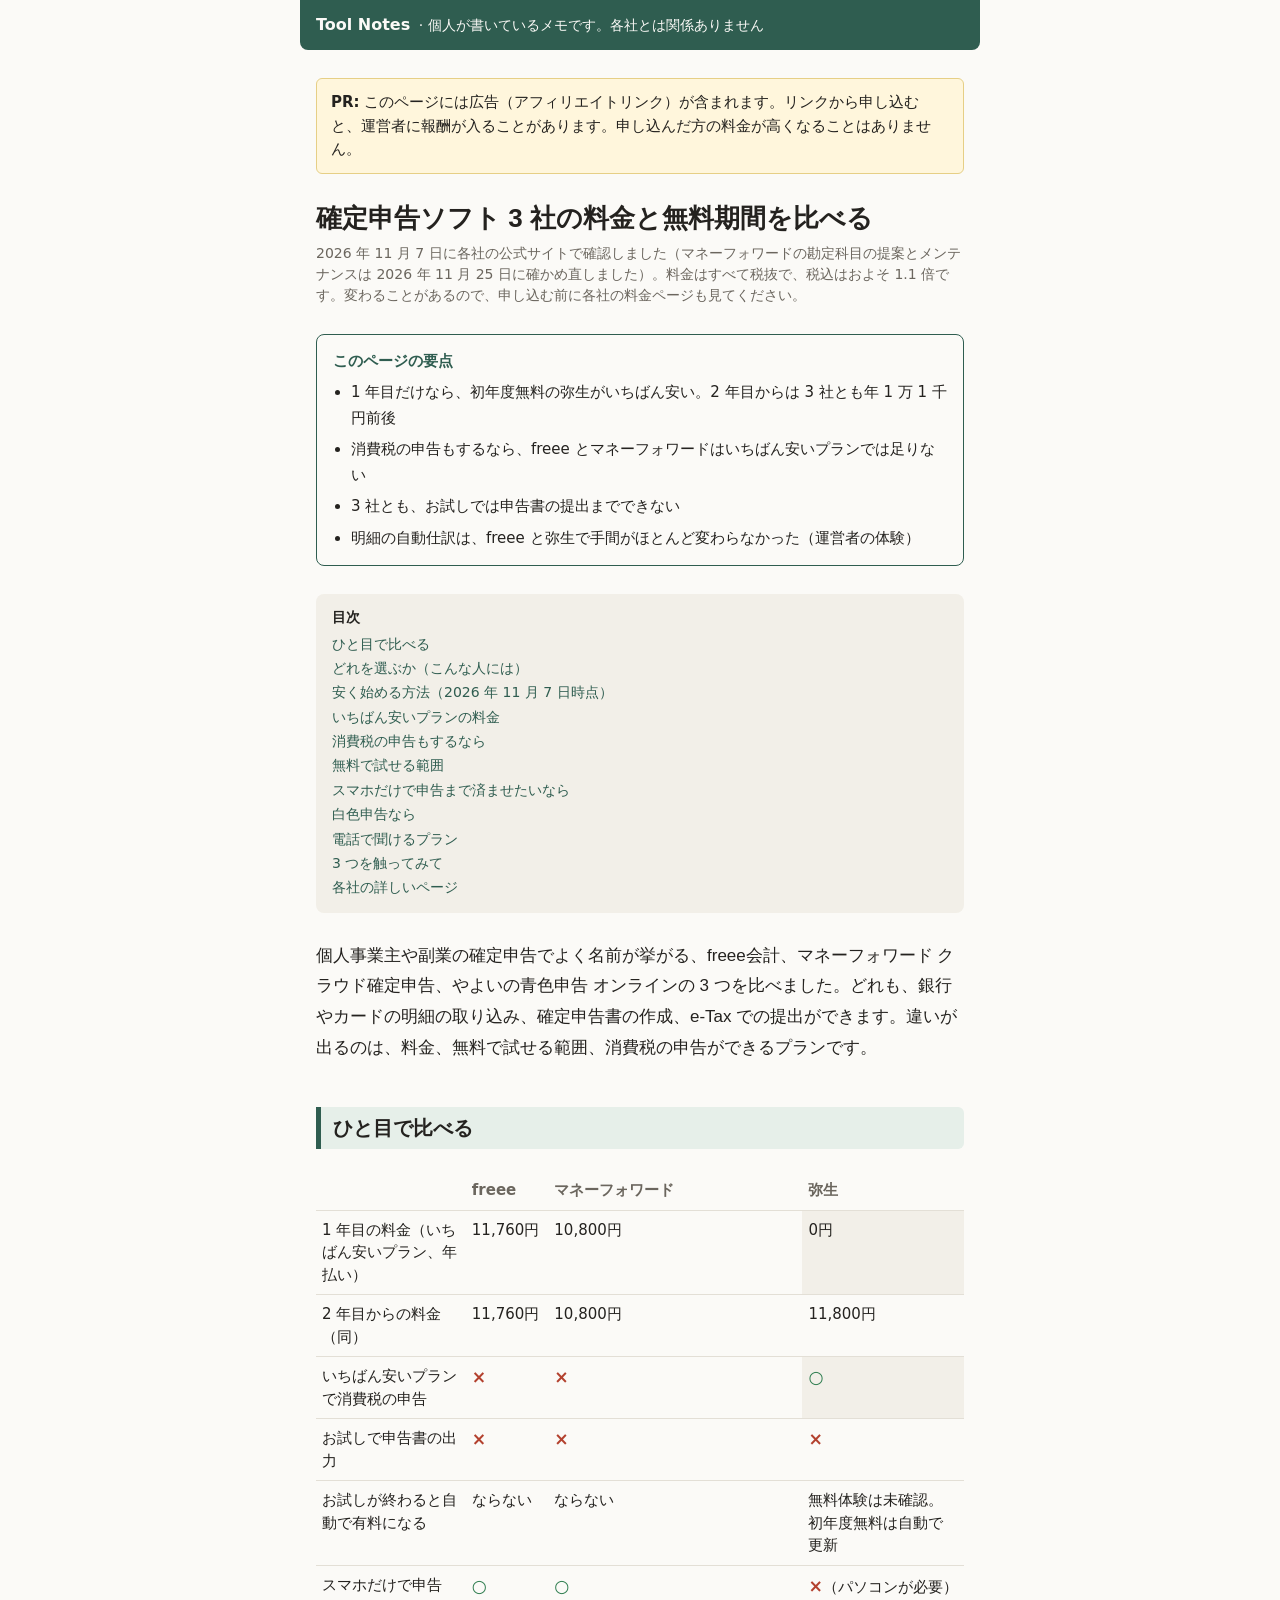
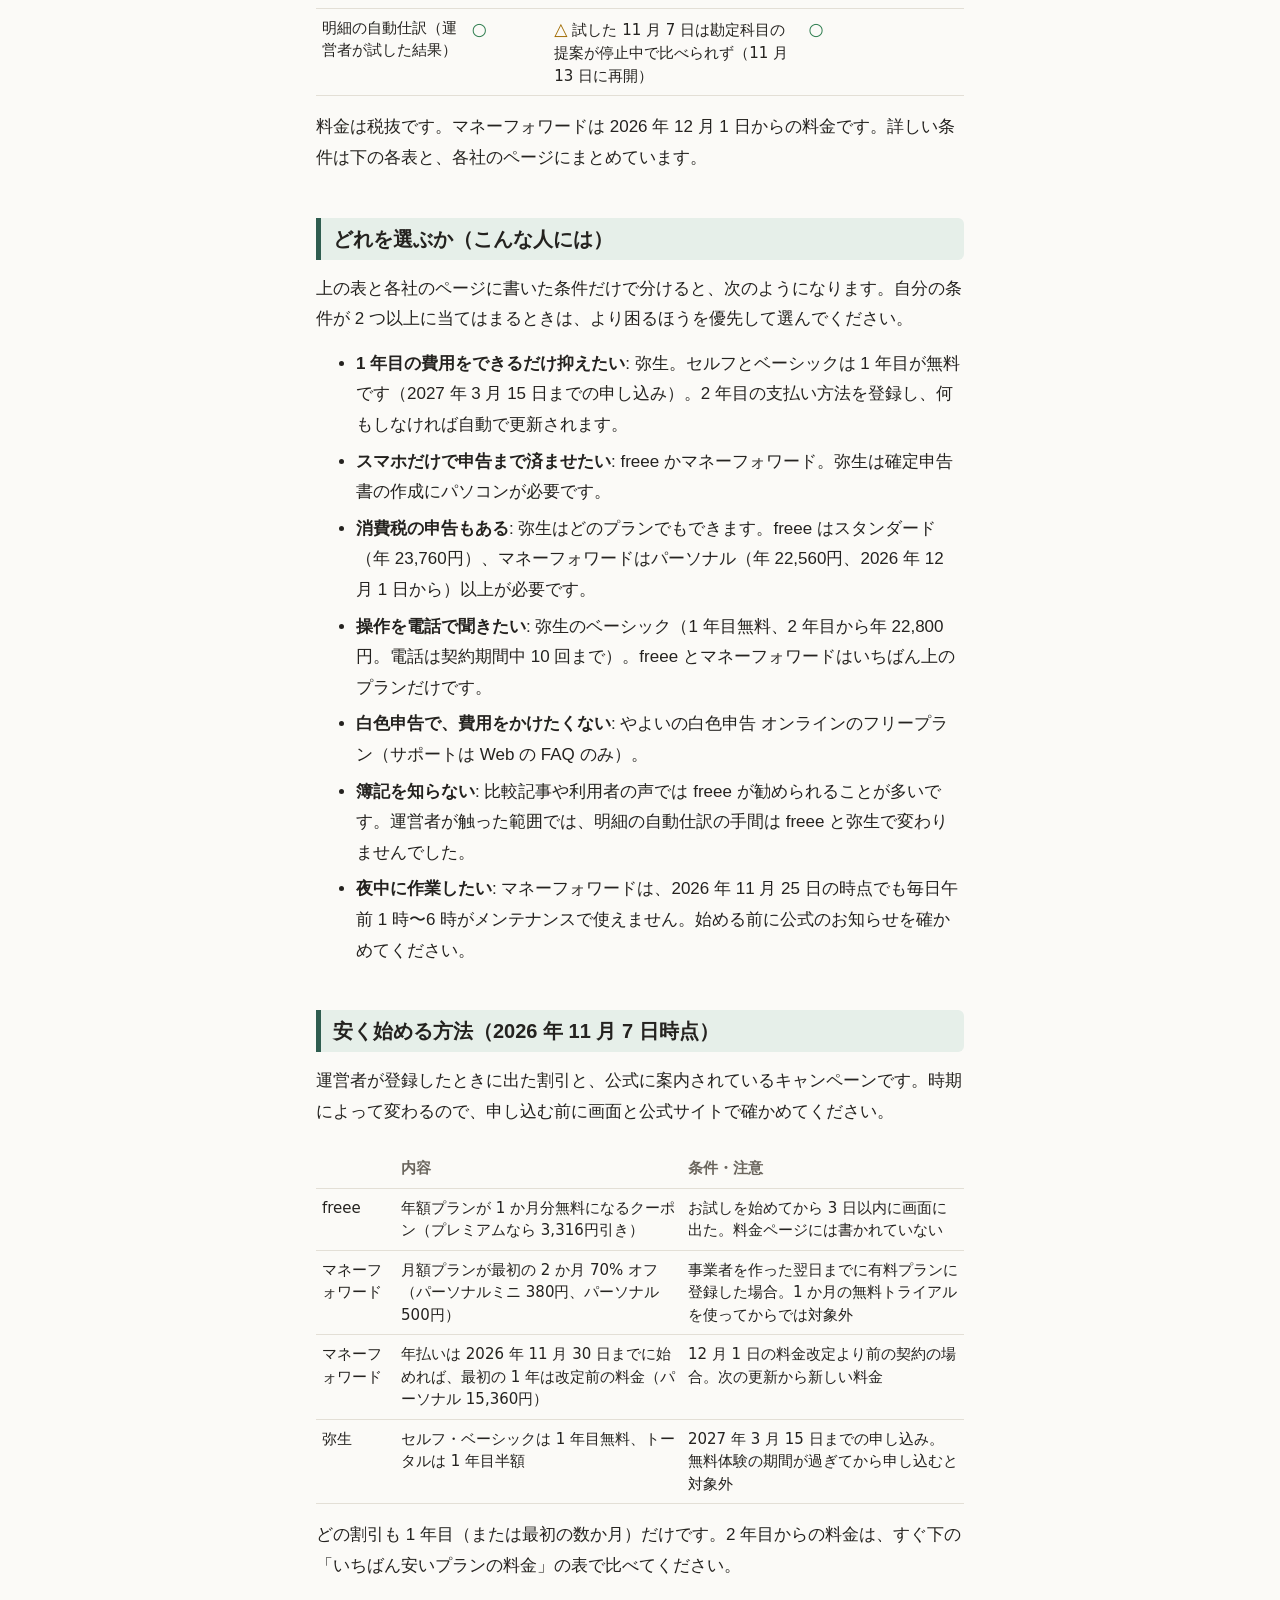
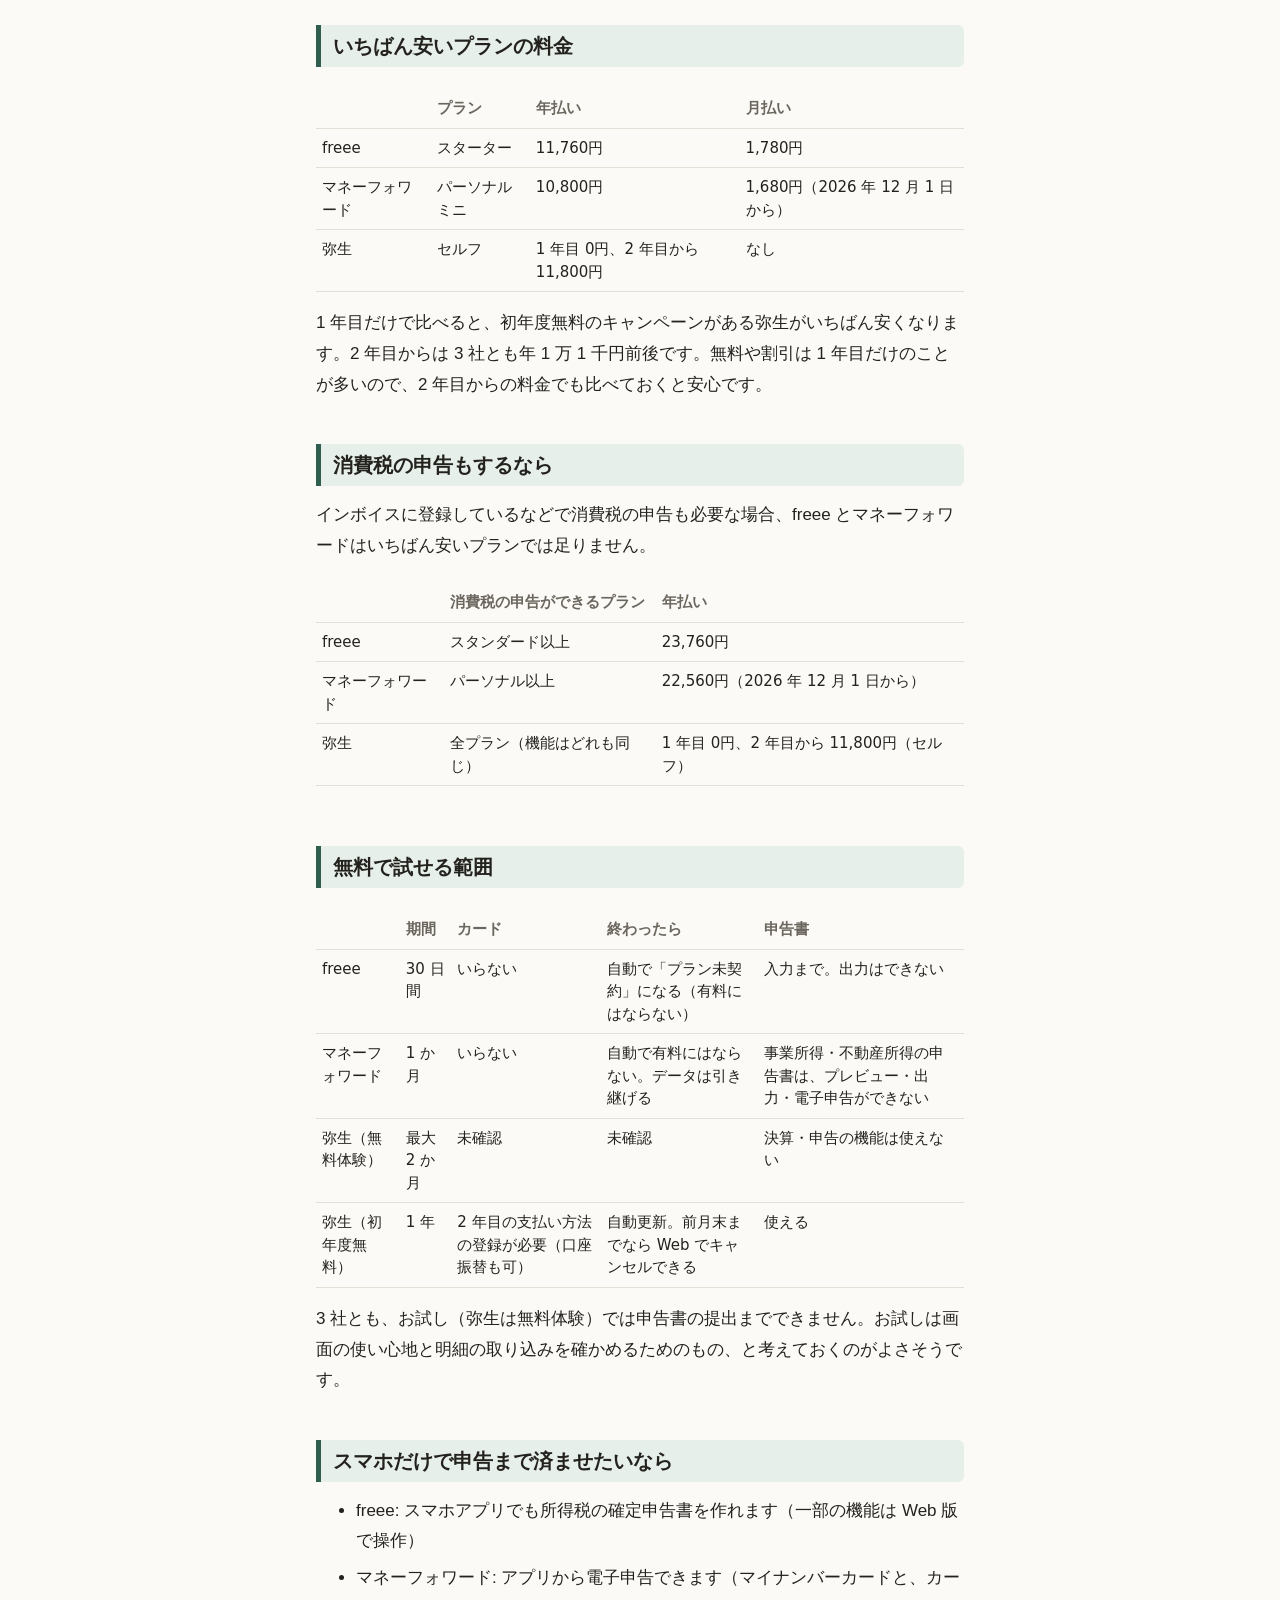
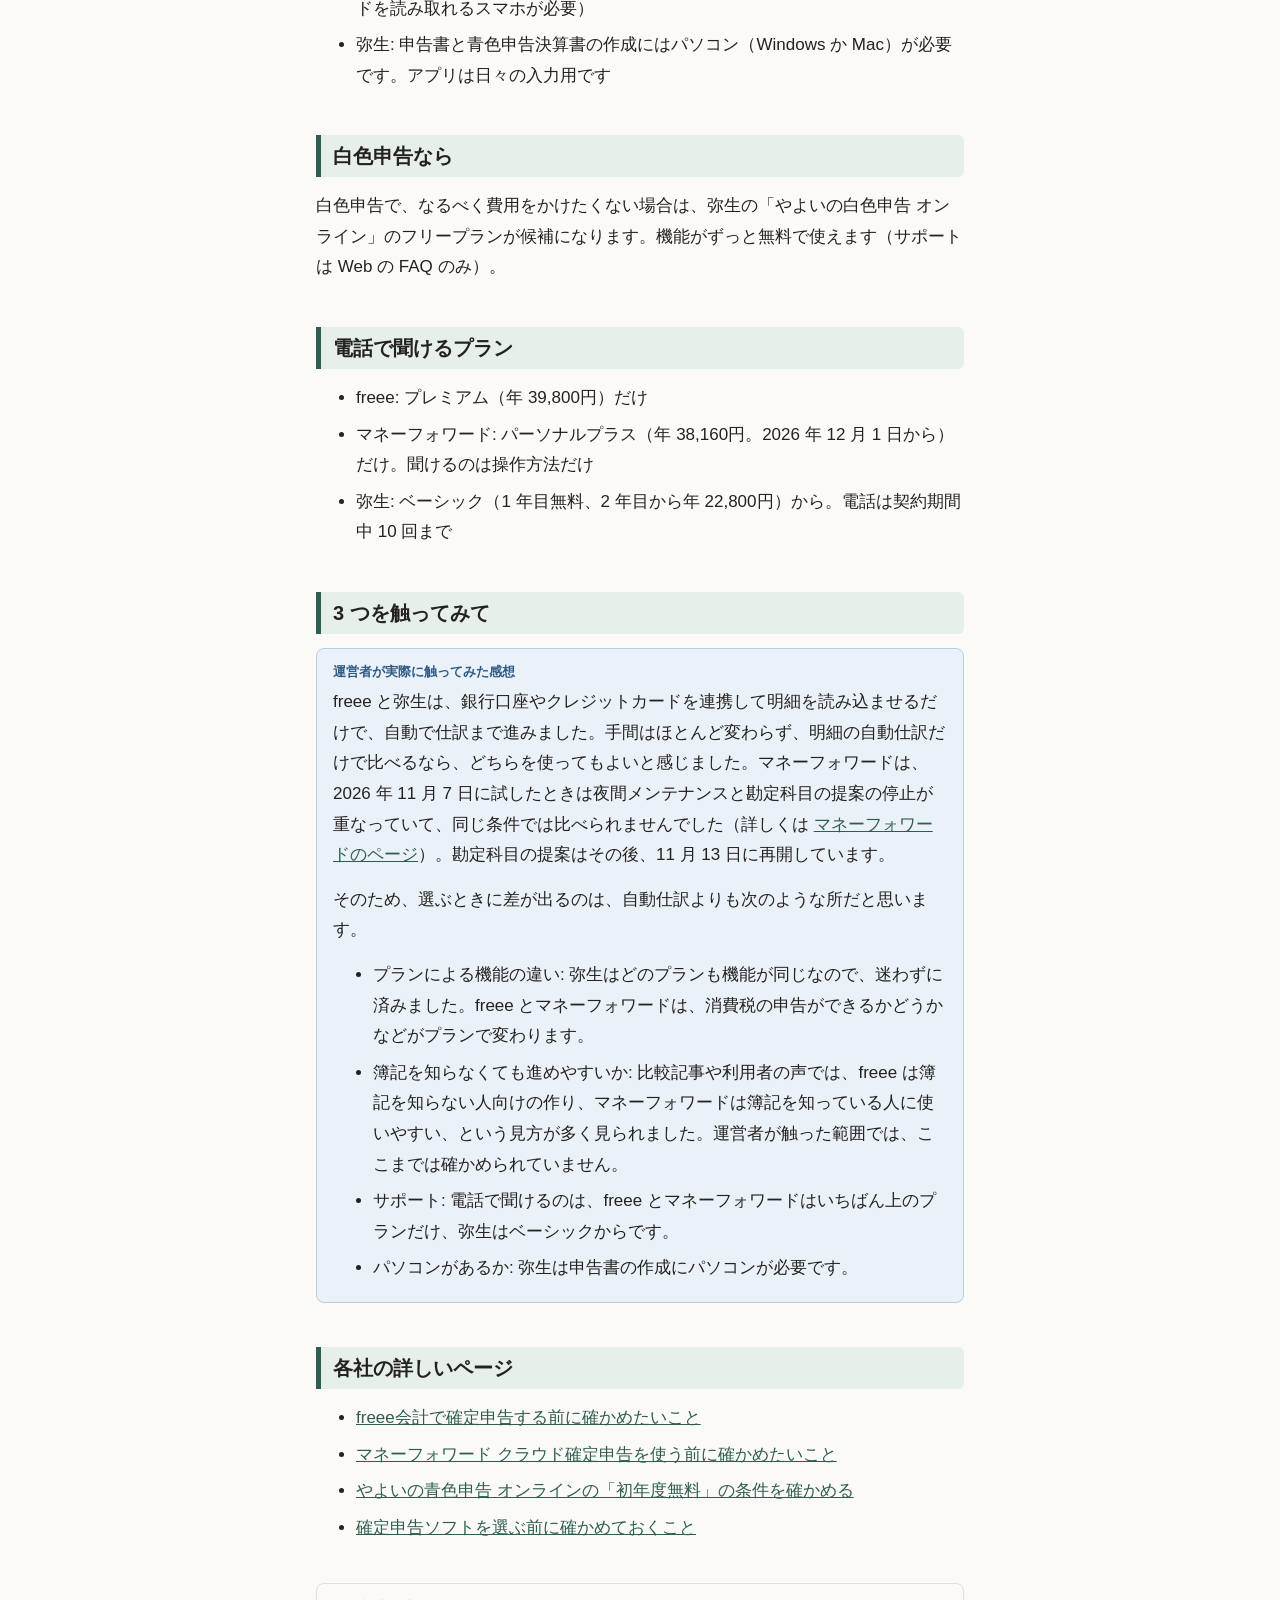
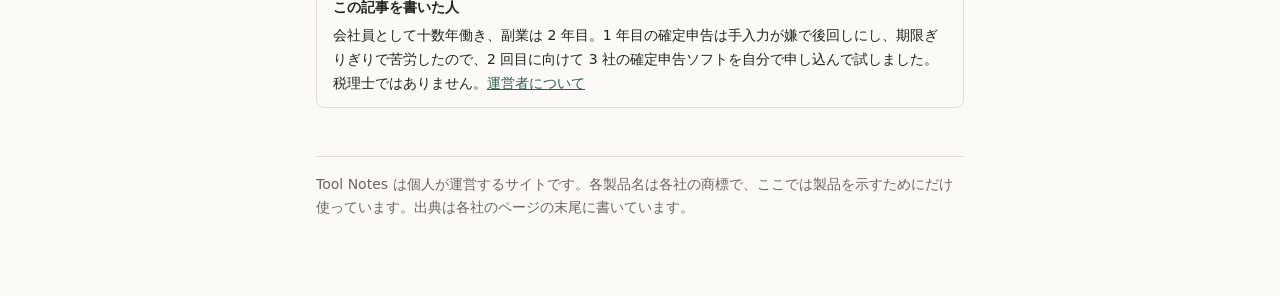
<file: docs/ja/compare.html>
<!doctype html>
<html lang="ja">
<head>
<meta charset="utf-8">
<meta name="viewport" content="width=device-width, initial-scale=1">
<!-- TODO: 公開の準備ができたら noindex を外す（ja/todo.md の 4） -->
<meta name="robots" content="noindex">
<title>確定申告ソフト 3 社の料金と無料期間を比べる（freee・マネーフォワード・弥生、2026年11月時点）</title>
<meta name="description" content="freee会計、マネーフォワード クラウド確定申告、やよいの青色申告 オンラインの料金、無料で試せる範囲、消費税申告の対応を、各社の公式ページをもとに表にまとめました。">
<link rel="stylesheet" href="../style.css">
</head>
<body>
<div class="wrap">

<div class="site"><a href="./">Tool Notes</a> · 個人が書いているメモです。各社とは関係ありません</div>

<div class="disclosure">
  <strong>PR:</strong> このページには広告（アフィリエイトリンク）が含まれます。リンクから申し込むと、運営者に報酬が入ることがあります。申し込んだ方の料金が高くなることはありません。
</div>

<h1>確定申告ソフト 3 社の料金と無料期間を比べる</h1>
<p class="meta">2026 年 11 月 7 日に各社の公式サイトで確認しました（マネーフォワードの勘定科目の提案とメンテナンスは 2026 年 11 月 25 日に確かめ直しました）。料金はすべて税抜で、税込はおよそ 1.1 倍です。変わることがあるので、申し込む前に各社の料金ページも見てください。</p>

<div class="summary">
  <p class="summary-title">このページの要点</p>
  <ul>
    <li>1 年目だけなら、初年度無料の弥生がいちばん安い。2 年目からは 3 社とも年 1 万 1 千円前後</li>
    <li>消費税の申告もするなら、freee とマネーフォワードはいちばん安いプランでは足りない</li>
    <li>3 社とも、お試しでは申告書の提出までできない</li>
    <li>明細の自動仕訳は、freee と弥生で手間がほとんど変わらなかった（運営者の体験）</li>
  </ul>
</div>
<nav class="toc" aria-label="目次">
  <p class="toc-title">目次</p>
  <ol>
    <li><a href="#s1">ひと目で比べる</a></li>
    <li><a href="#s2">どれを選ぶか（こんな人には）</a></li>
    <li><a href="#s3">安く始める方法（2026 年 11 月 7 日時点）</a></li>
    <li><a href="#s4">いちばん安いプランの料金</a></li>
    <li><a href="#s5">消費税の申告もするなら</a></li>
    <li><a href="#s6">無料で試せる範囲</a></li>
    <li><a href="#s7">スマホだけで申告まで済ませたいなら</a></li>
    <li><a href="#s8">白色申告なら</a></li>
    <li><a href="#s9">電話で聞けるプラン</a></li>
    <li><a href="#s10">3 つを触ってみて</a></li>
    <li><a href="#s11">各社の詳しいページ</a></li>
  </ol>
</nav>

<p>個人事業主や副業の確定申告でよく名前が挙がる、freee会計、マネーフォワード クラウド確定申告、やよいの青色申告 オンラインの 3 つを比べました。どれも、銀行やカードの明細の取り込み、確定申告書の作成、e-Tax での提出ができます。違いが出るのは、料金、無料で試せる範囲、消費税の申告ができるプランです。</p>

<h2 id="s1">ひと目で比べる</h2>
<div class="table-scroll">
<table class="glance">
  <tr><th></th><th>freee</th><th>マネーフォワード</th><th>弥生</th></tr>
  <tr><td>1 年目の料金（いちばん安いプラン、年払い）</td><td>11,760円</td><td>10,800円</td><td class="best">0円</td></tr>
  <tr><td>2 年目からの料金（同）</td><td>11,760円</td><td>10,800円</td><td>11,800円</td></tr>
  <tr><td>いちばん安いプランで消費税の申告</td><td><span class="no">×</span></td><td><span class="no">×</span></td><td class="best"><span class="yes">○</span></td></tr>
  <tr><td>お試しで申告書の出力</td><td><span class="no">×</span></td><td><span class="no">×</span></td><td><span class="no">×</span></td></tr>
  <tr><td>お試しが終わると自動で有料になる</td><td>ならない</td><td>ならない</td><td>無料体験は未確認。初年度無料は自動で更新</td></tr>
  <tr><td>スマホだけで申告</td><td><span class="yes">○</span></td><td><span class="yes">○</span></td><td><span class="no">×</span>（パソコンが必要）</td></tr>
  <tr><td>明細の自動仕訳（運営者が試した結果）</td><td><span class="yes">○</span></td><td><span class="partial">△</span> 試した 11 月 7 日は勘定科目の提案が停止中で比べられず（11 月 13 日に再開）</td><td><span class="yes">○</span></td></tr>
</table>
</div>
<p>料金は税抜です。マネーフォワードは 2026 年 12 月 1 日からの料金です。詳しい条件は下の各表と、各社のページにまとめています。</p>

<h2 id="s2">どれを選ぶか（こんな人には）</h2>
<p>上の表と各社のページに書いた条件だけで分けると、次のようになります。自分の条件が 2 つ以上に当てはまるときは、より困るほうを優先して選んでください。</p>
<ul>
  <li><strong>1 年目の費用をできるだけ抑えたい</strong>: 弥生。セルフとベーシックは 1 年目が無料です（2027 年 3 月 15 日までの申し込み）。2 年目の支払い方法を登録し、何もしなければ自動で更新されます。</li>
  <li><strong>スマホだけで申告まで済ませたい</strong>: freee かマネーフォワード。弥生は確定申告書の作成にパソコンが必要です。</li>
  <li><strong>消費税の申告もある</strong>: 弥生はどのプランでもできます。freee はスタンダード（年 23,760円）、マネーフォワードはパーソナル（年 22,560円、2026 年 12 月 1 日から）以上が必要です。</li>
  <li><strong>操作を電話で聞きたい</strong>: 弥生のベーシック（1 年目無料、2 年目から年 22,800円。電話は契約期間中 10 回まで）。freee とマネーフォワードはいちばん上のプランだけです。</li>
  <li><strong>白色申告で、費用をかけたくない</strong>: やよいの白色申告 オンラインのフリープラン（サポートは Web の FAQ のみ）。</li>
  <li><strong>簿記を知らない</strong>: 比較記事や利用者の声では freee が勧められることが多いです。運営者が触った範囲では、明細の自動仕訳の手間は freee と弥生で変わりませんでした。</li>
  <li><strong>夜中に作業したい</strong>: マネーフォワードは、2026 年 11 月 25 日の時点でも毎日午前 1 時〜6 時がメンテナンスで使えません。始める前に公式のお知らせを確かめてください。</li>
</ul>

<h2 id="s3">安く始める方法（2026 年 11 月 7 日時点）</h2>
<p>運営者が登録したときに出た割引と、公式に案内されているキャンペーンです。時期によって変わるので、申し込む前に画面と公式サイトで確かめてください。</p>
<div class="table-scroll">
<table>
  <tr><th></th><th>内容</th><th>条件・注意</th></tr>
  <tr><td>freee</td><td>年額プランが 1 か月分無料になるクーポン（プレミアムなら 3,316円引き）</td><td>お試しを始めてから 3 日以内に画面に出た。料金ページには書かれていない</td></tr>
  <tr><td>マネーフォワード</td><td>月額プランが最初の 2 か月 70% オフ（パーソナルミニ 380円、パーソナル 500円）</td><td>事業者を作った翌日までに有料プランに登録した場合。1 か月の無料トライアルを使ってからでは対象外</td></tr>
  <tr><td>マネーフォワード</td><td>年払いは 2026 年 11 月 30 日までに始めれば、最初の 1 年は改定前の料金（パーソナル 15,360円）</td><td>12 月 1 日の料金改定より前の契約の場合。次の更新から新しい料金</td></tr>
  <tr><td>弥生</td><td>セルフ・ベーシックは 1 年目無料、トータルは 1 年目半額</td><td>2027 年 3 月 15 日までの申し込み。無料体験の期間が過ぎてから申し込むと対象外</td></tr>
</table>
</div>
<p>どの割引も 1 年目（または最初の数か月）だけです。2 年目からの料金は、すぐ下の「いちばん安いプランの料金」の表で比べてください。</p>

<h2 id="s4">いちばん安いプランの料金</h2>
<div class="table-scroll">
<table>
  <tr><th></th><th>プラン</th><th>年払い</th><th>月払い</th></tr>
  <tr><td>freee</td><td>スターター</td><td>11,760円</td><td>1,780円</td></tr>
  <tr><td>マネーフォワード</td><td>パーソナルミニ</td><td>10,800円</td><td>1,680円（2026 年 12 月 1 日から）</td></tr>
  <tr><td>弥生</td><td>セルフ</td><td>1 年目 0円、2 年目から 11,800円</td><td>なし</td></tr>
</table>
</div>
<p>1 年目だけで比べると、初年度無料のキャンペーンがある弥生がいちばん安くなります。2 年目からは 3 社とも年 1 万 1 千円前後です。無料や割引は 1 年目だけのことが多いので、2 年目からの料金でも比べておくと安心です。</p>

<h2 id="s5">消費税の申告もするなら</h2>
<p>インボイスに登録しているなどで消費税の申告も必要な場合、freee とマネーフォワードはいちばん安いプランでは足りません。</p>
<div class="table-scroll">
<table>
  <tr><th></th><th>消費税の申告ができるプラン</th><th>年払い</th></tr>
  <tr><td>freee</td><td>スタンダード以上</td><td>23,760円</td></tr>
  <tr><td>マネーフォワード</td><td>パーソナル以上</td><td>22,560円（2026 年 12 月 1 日から）</td></tr>
  <tr><td>弥生</td><td>全プラン（機能はどれも同じ）</td><td>1 年目 0円、2 年目から 11,800円（セルフ）</td></tr>
</table>
</div>

<h2 id="s6">無料で試せる範囲</h2>
<div class="table-scroll">
<table>
  <tr><th></th><th>期間</th><th>カード</th><th>終わったら</th><th>申告書</th></tr>
  <tr><td>freee</td><td>30 日間</td><td>いらない</td><td>自動で「プラン未契約」になる（有料にはならない）</td><td>入力まで。出力はできない</td></tr>
  <tr><td>マネーフォワード</td><td>1 か月</td><td>いらない</td><td>自動で有料にはならない。データは引き継げる</td><td>事業所得・不動産所得の申告書は、プレビュー・出力・電子申告ができない</td></tr>
  <tr><td>弥生（無料体験）</td><td>最大 2 か月</td><td>未確認</td><td>未確認</td><td>決算・申告の機能は使えない</td></tr>
  <tr><td>弥生（初年度無料）</td><td>1 年</td><td>2 年目の支払い方法の登録が必要（口座振替も可）</td><td>自動更新。前月末までなら Web でキャンセルできる</td><td>使える</td></tr>
</table>
</div>
<p>3 社とも、お試し（弥生は無料体験）では申告書の提出までできません。お試しは画面の使い心地と明細の取り込みを確かめるためのもの、と考えておくのがよさそうです。</p>
<!-- TODO: 弥生の無料体験のカード要否と終了後の扱いを公式で確認して埋める -->

<h2 id="s7">スマホだけで申告まで済ませたいなら</h2>
<ul>
  <li>freee: スマホアプリでも所得税の確定申告書を作れます（一部の機能は Web 版で操作）</li>
  <li>マネーフォワード: アプリから電子申告できます（マイナンバーカードと、カードを読み取れるスマホが必要）</li>
  <li>弥生: 申告書と青色申告決算書の作成にはパソコン（Windows か Mac）が必要です。アプリは日々の入力用です</li>
</ul>

<h2 id="s8">白色申告なら</h2>
<p>白色申告で、なるべく費用をかけたくない場合は、弥生の「やよいの白色申告 オンライン」のフリープランが候補になります。機能がずっと無料で使えます（サポートは Web の FAQ のみ）。</p>

<h2 id="s9">電話で聞けるプラン</h2>
<ul>
  <li>freee: プレミアム（年 39,800円）だけ</li>
  <li>マネーフォワード: パーソナルプラス（年 38,160円。2026 年 12 月 1 日から）だけ。聞けるのは操作方法だけ</li>
  <li>弥生: ベーシック（1 年目無料、2 年目から年 22,800円）から。電話は契約期間中 10 回まで</li>
</ul>

<h2 id="s10">3 つを触ってみて</h2>
<div class="experience">
<p class="experience-label">運営者が実際に触ってみた感想</p>
<p>freee と弥生は、銀行口座やクレジットカードを連携して明細を読み込ませるだけで、自動で仕訳まで進みました。手間はほとんど変わらず、明細の自動仕訳だけで比べるなら、どちらを使ってもよいと感じました。マネーフォワードは、2026 年 11 月 7 日に試したときは夜間メンテナンスと勘定科目の提案の停止が重なっていて、同じ条件では比べられませんでした（詳しくは <a href="moneyforward.html">マネーフォワードのページ</a>）。勘定科目の提案はその後、11 月 13 日に再開しています。</p>
<p>そのため、選ぶときに差が出るのは、自動仕訳よりも次のような所だと思います。</p>
<ul>
  <li>プランによる機能の違い: 弥生はどのプランも機能が同じなので、迷わずに済みました。freee とマネーフォワードは、消費税の申告ができるかどうかなどがプランで変わります。</li>
  <li>簿記を知らなくても進めやすいか: 比較記事や利用者の声では、freee は簿記を知らない人向けの作り、マネーフォワードは簿記を知っている人に使いやすい、という見方が多く見られました。運営者が触った範囲では、ここまでは確かめられていません。</li>
  <li>サポート: 電話で聞けるのは、freee とマネーフォワードはいちばん上のプランだけ、弥生はベーシックからです。</li>
  <li>パソコンがあるか: 弥生は申告書の作成にパソコンが必要です。</li>
</ul>
<!-- TODO(本人): 自分ならどれを選ぶか、その理由があれば書き足す -->
<!-- TODO: マネーフォワードのメンテナンスが終わったら、1 段落目の書き方を見直す -->
</div>

<h2 id="s11">各社の詳しいページ</h2>
<ul>
  <li><a href="freee.html">freee会計で確定申告する前に確かめたいこと</a></li>
  <li><a href="moneyforward.html">マネーフォワード クラウド確定申告を使う前に確かめたいこと</a></li>
  <li><a href="yayoi.html">やよいの青色申告 オンラインの「初年度無料」の条件を確かめる</a></li>
  <li><a href="before-you-choose.html">確定申告ソフトを選ぶ前に確かめておくこと</a></li>
</ul>

<div class="author">
  <p class="author-title">この記事を書いた人</p>
  <p>会社員として十数年働き、副業は 2 年目。1 年目の確定申告は手入力が嫌で後回しにし、期限ぎりぎりで苦労したので、2 回目に向けて 3 社の確定申告ソフトを自分で申し込んで試しました。税理士ではありません。<a href="about.html">運営者について</a></p>
</div>

<footer>
  <p>Tool Notes は個人が運営するサイトです。各製品名は各社の商標で、ここでは製品を示すためにだけ使っています。出典は各社のページの末尾に書いています。</p>
</footer>

</div>
</body>
</html>
</file>
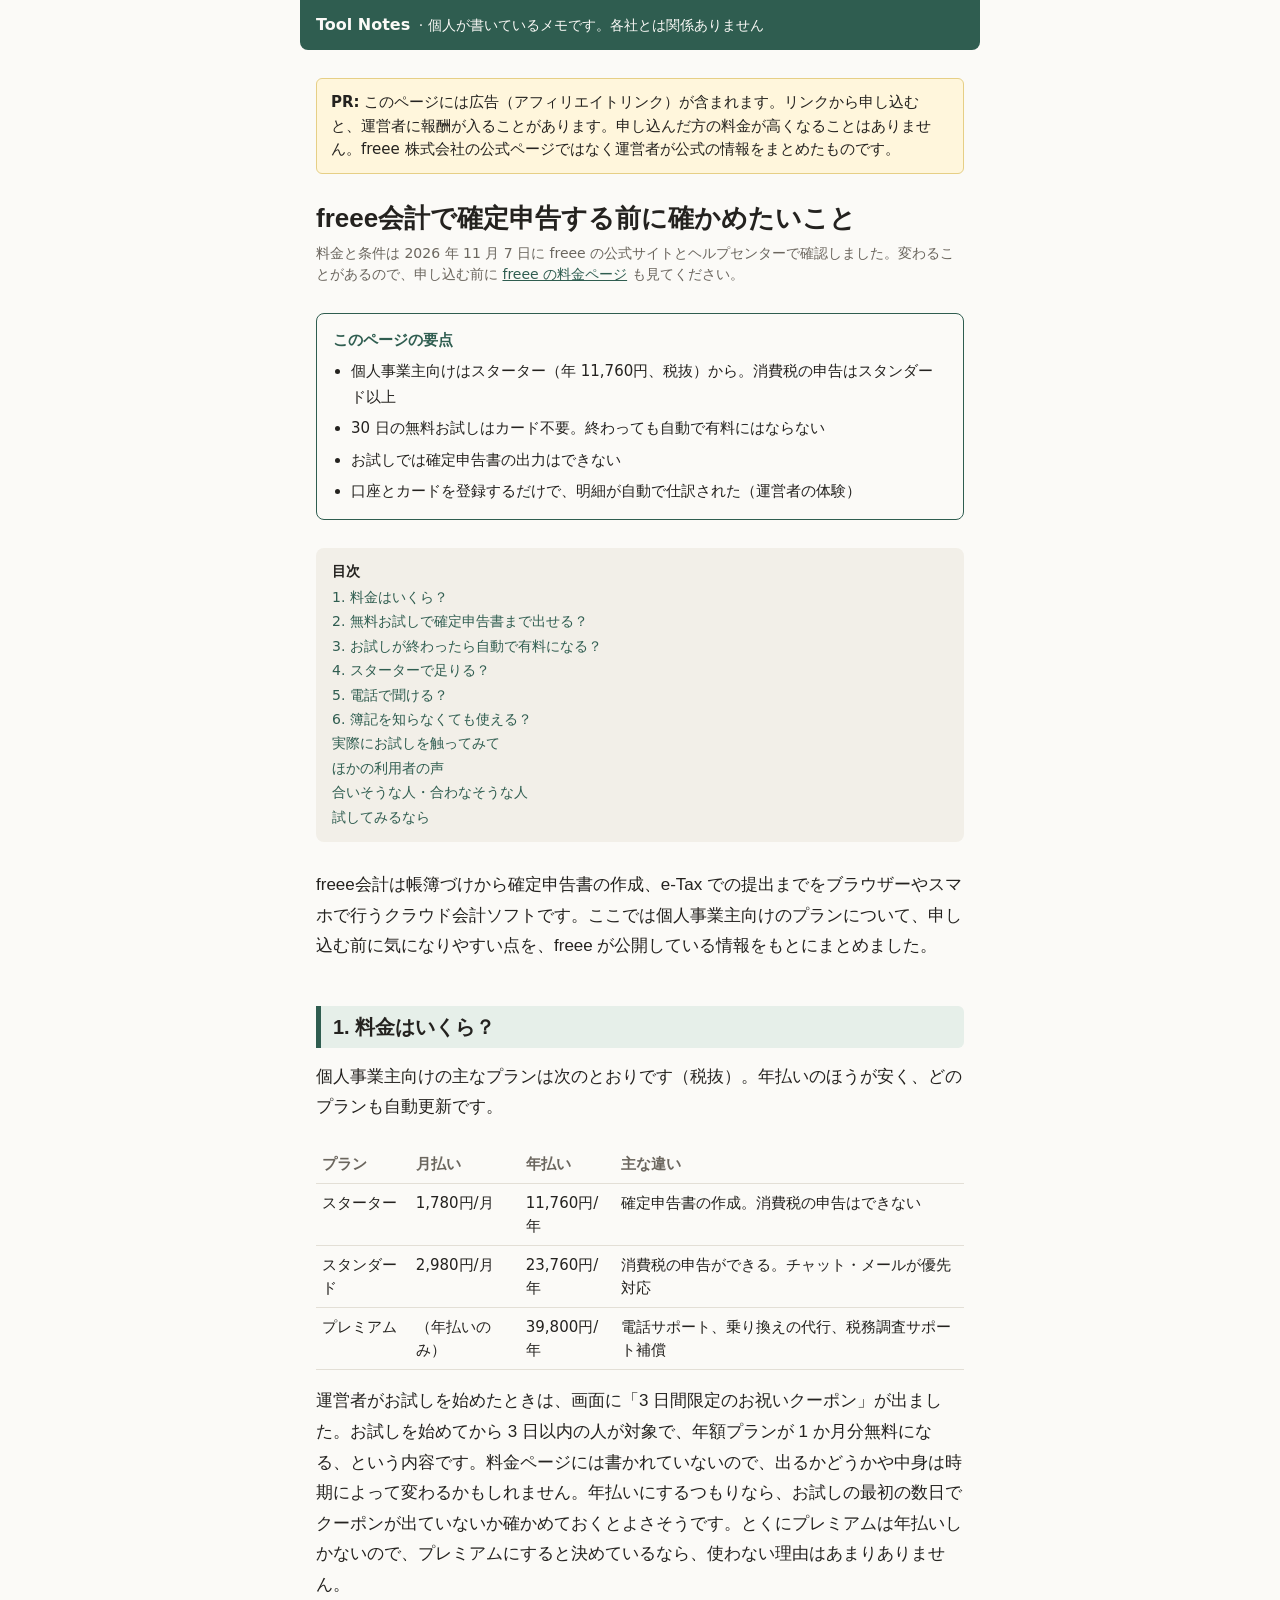
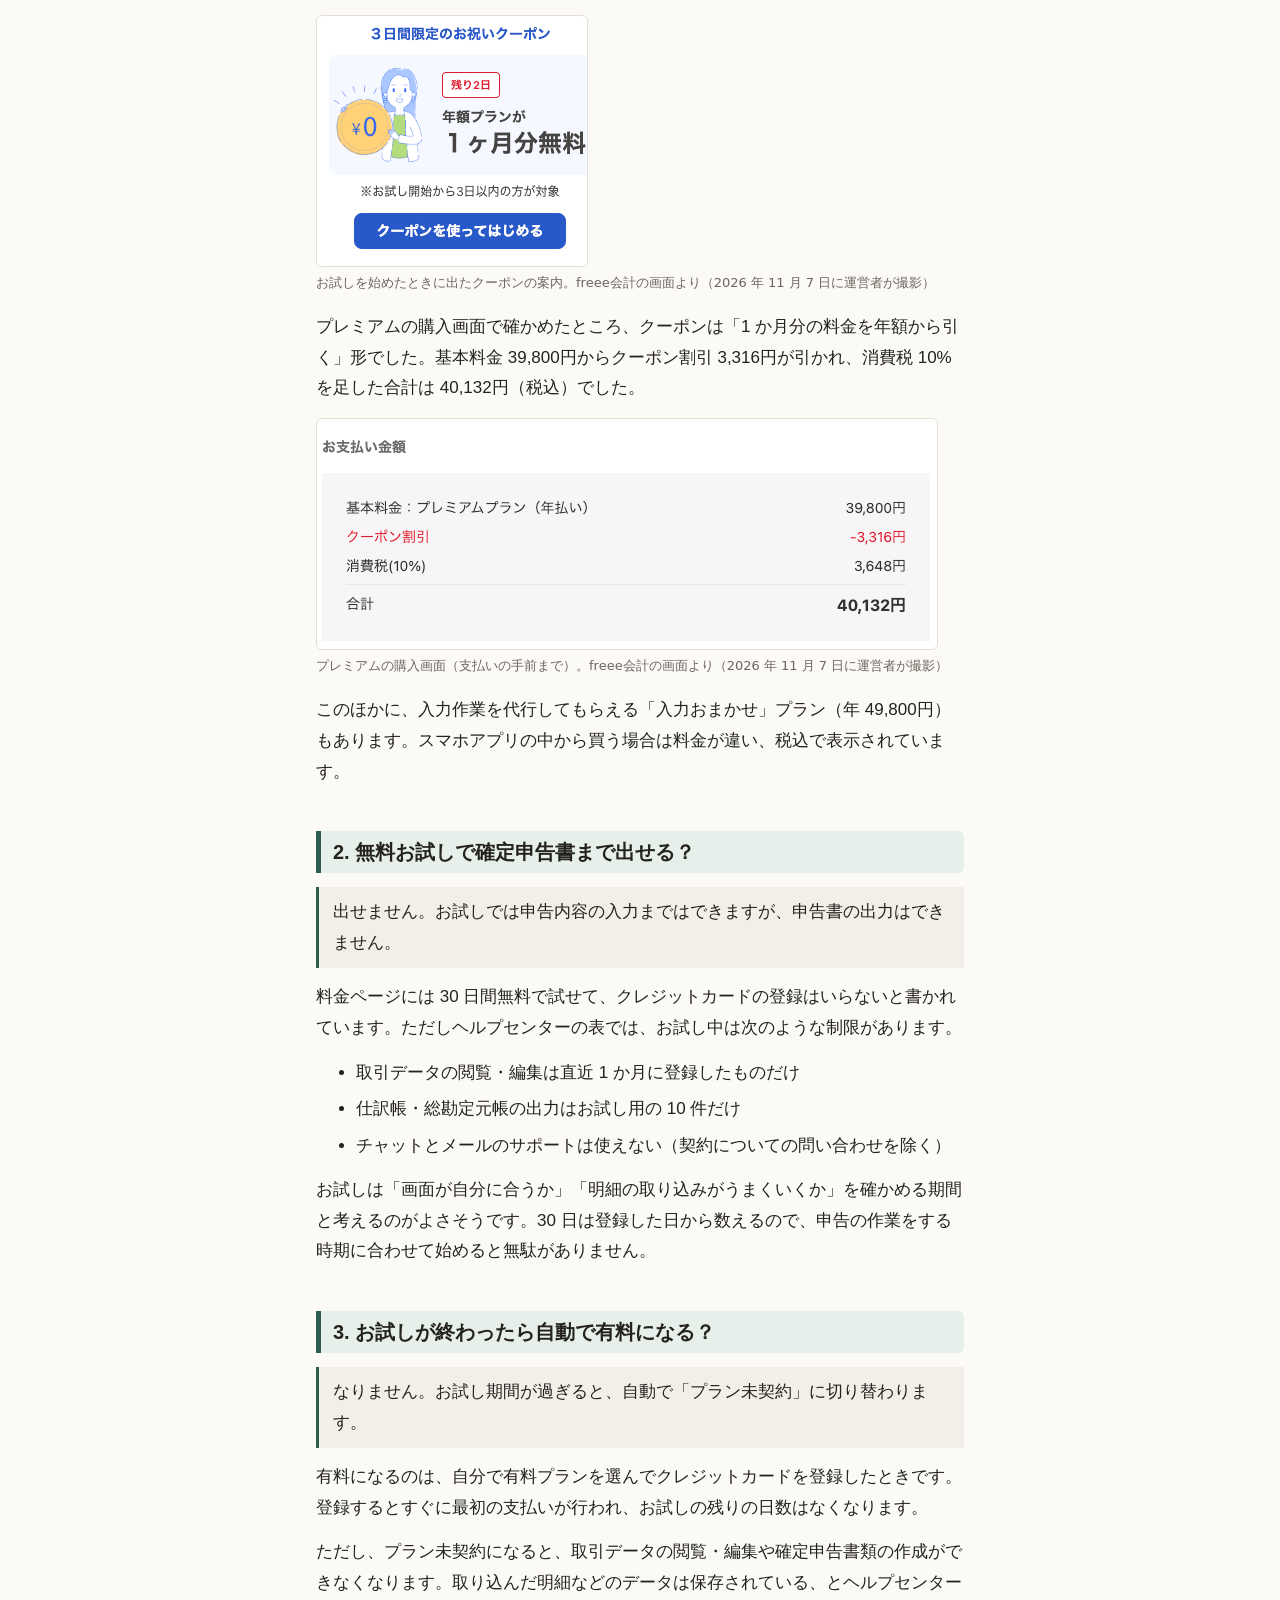
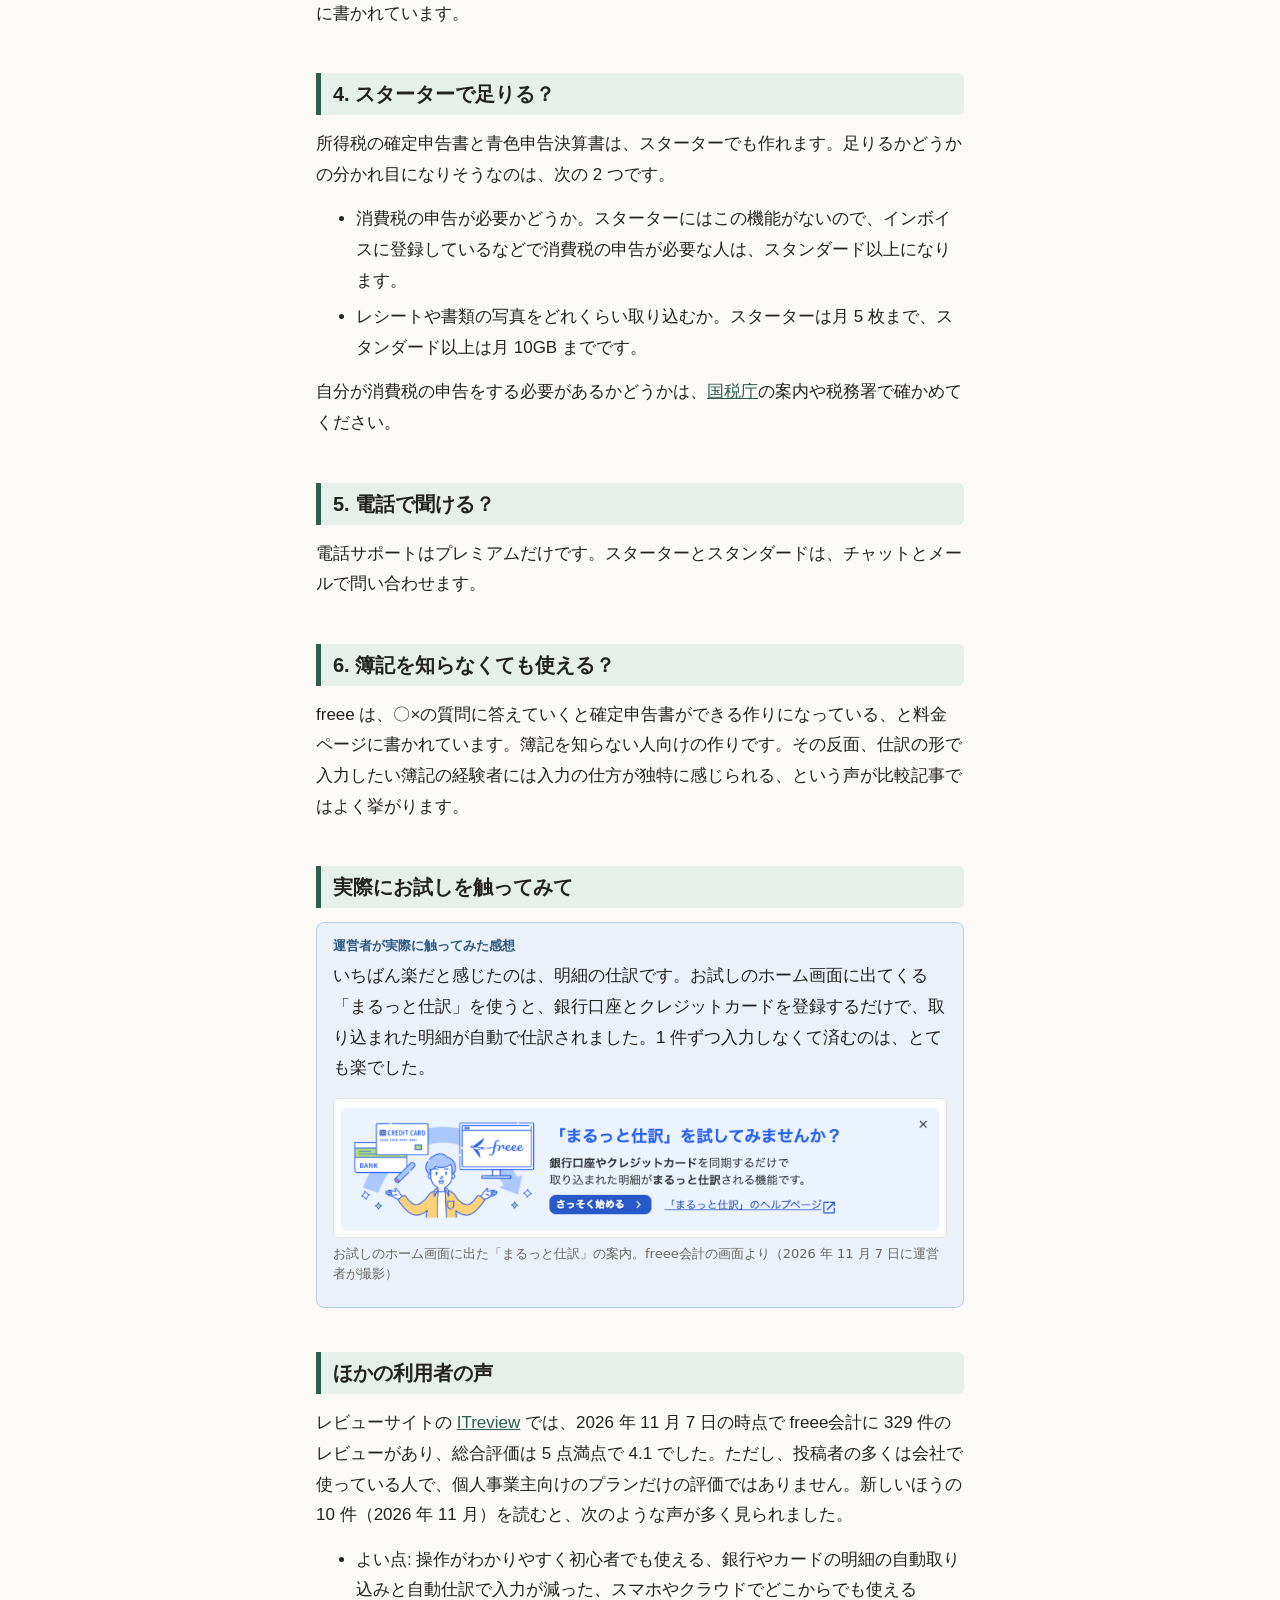
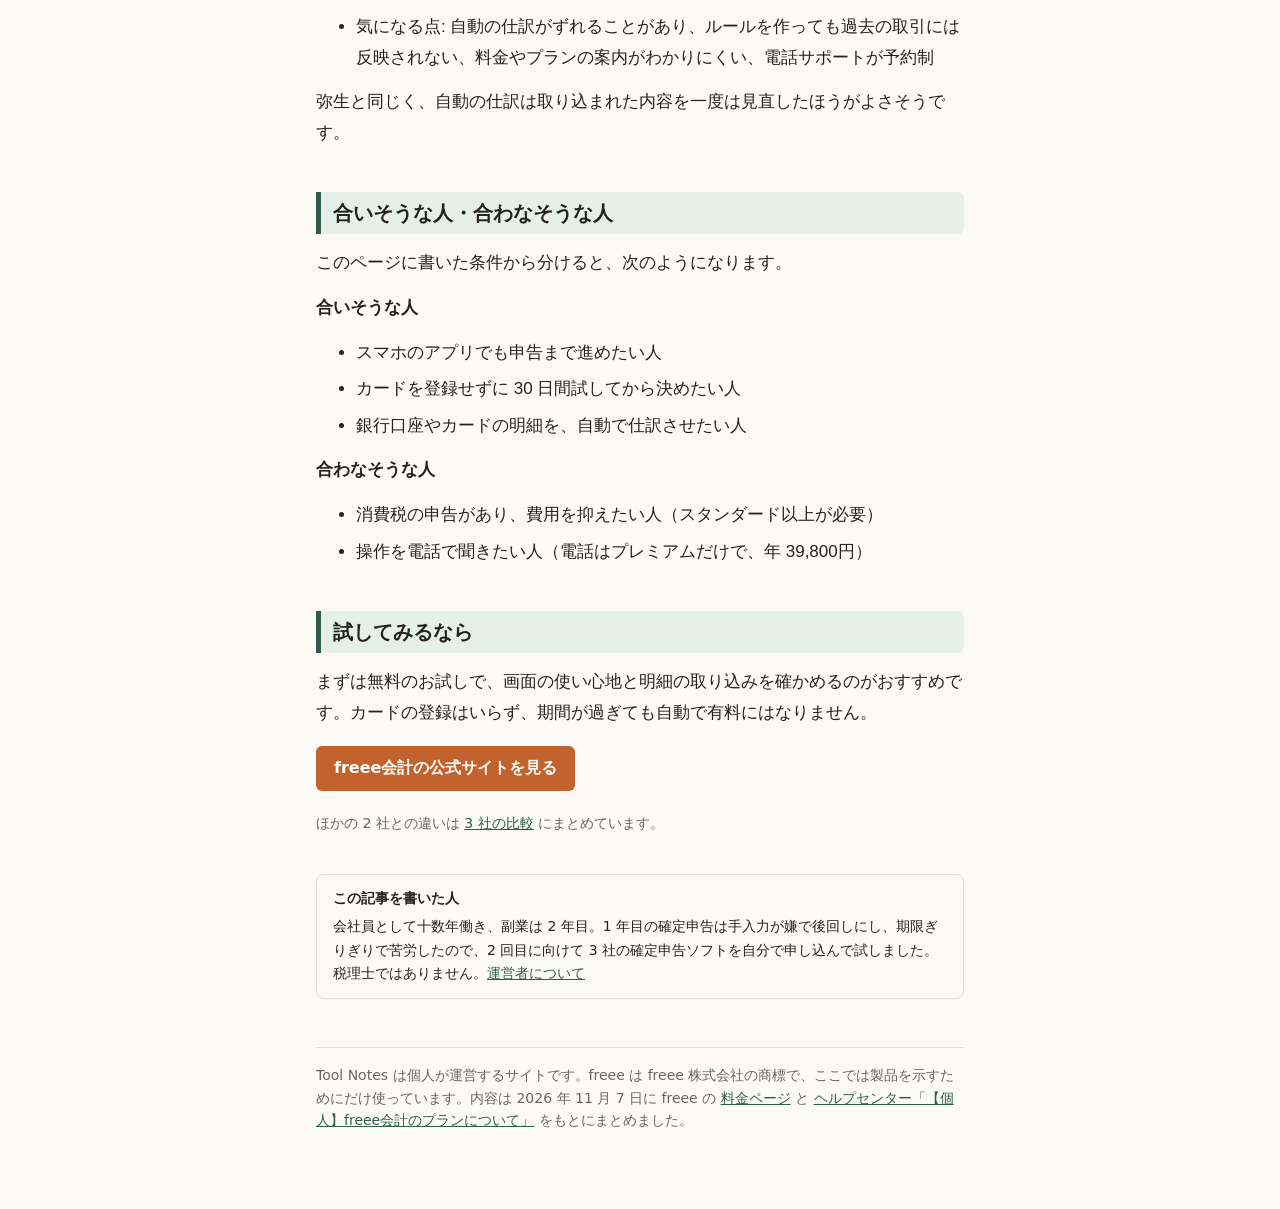
<file: docs/ja/freee.html>
<!doctype html>
<html lang="ja">
<head>
<meta charset="utf-8">
<meta name="viewport" content="width=device-width, initial-scale=1">
<!-- TODO: 公開の準備ができたら noindex を外す（ja/todo.md の 4） -->
<meta name="robots" content="noindex">
<title>freee会計で確定申告する前に確かめたいこと（個人事業主・副業向け、2026年11月時点）</title>
<meta name="description" content="freee会計（個人事業主向け）の料金、無料お試しで申告書まで出せるのか、お試しが終わったらどうなるのかを、freeeの公式ページをもとにまとめました。">
<link rel="stylesheet" href="../style.css">
</head>
<body>
<div class="wrap">

<div class="site"><a href="./">Tool Notes</a> · 個人が書いているメモです。各社とは関係ありません</div>

<div class="disclosure">
  <strong>PR:</strong> このページには広告（アフィリエイトリンク）が含まれます。リンクから申し込むと、運営者に報酬が入ることがあります。申し込んだ方の料金が高くなることはありません。freee 株式会社の公式ページではなく運営者が公式の情報をまとめたものです。
  <!-- TODO: もしもで提携が決まったら、下の申込リンクを広告リンクに差し替える。それまでは公式サイトへの普通のリンク -->
</div>

<h1>freee会計で確定申告する前に確かめたいこと</h1>
<p class="meta">料金と条件は 2026 年 11 月 7 日に freee の公式サイトとヘルプセンターで確認しました。変わることがあるので、申し込む前に <a href="https://www.freee.co.jp/personal-business/accounting/pricing/" rel="nofollow">freee の料金ページ</a> も見てください。</p>

<div class="summary">
  <p class="summary-title">このページの要点</p>
  <ul>
    <li>個人事業主向けはスターター（年 11,760円、税抜）から。消費税の申告はスタンダード以上</li>
    <li>30 日の無料お試しはカード不要。終わっても自動で有料にはならない</li>
    <li>お試しでは確定申告書の出力はできない</li>
    <li>口座とカードを登録するだけで、明細が自動で仕訳された（運営者の体験）</li>
  </ul>
</div>
<nav class="toc" aria-label="目次">
  <p class="toc-title">目次</p>
  <ol>
    <li><a href="#s1">1. 料金はいくら？</a></li>
    <li><a href="#s2">2. 無料お試しで確定申告書まで出せる？</a></li>
    <li><a href="#s3">3. お試しが終わったら自動で有料になる？</a></li>
    <li><a href="#s4">4. スターターで足りる？</a></li>
    <li><a href="#s5">5. 電話で聞ける？</a></li>
    <li><a href="#s6">6. 簿記を知らなくても使える？</a></li>
    <li><a href="#s7">実際にお試しを触ってみて</a></li>
    <li><a href="#s8">ほかの利用者の声</a></li>
    <li><a href="#s9">合いそうな人・合わなそうな人</a></li>
    <li><a href="#s10">試してみるなら</a></li>
  </ol>
</nav>

<p>freee会計は帳簿づけから確定申告書の作成、e-Tax での提出までをブラウザーやスマホで行うクラウド会計ソフトです。ここでは個人事業主向けのプランについて、申し込む前に気になりやすい点を、freee が公開している情報をもとにまとめました。</p>

<h2 id="s1">1. 料金はいくら？</h2>
<p>個人事業主向けの主なプランは次のとおりです（税抜）。年払いのほうが安く、どのプランも自動更新です。</p>
<div class="table-scroll">
<table>
  <tr><th>プラン</th><th>月払い</th><th>年払い</th><th>主な違い</th></tr>
  <tr><td>スターター</td><td>1,780円/月</td><td>11,760円/年</td><td>確定申告書の作成。消費税の申告はできない</td></tr>
  <tr><td>スタンダード</td><td>2,980円/月</td><td>23,760円/年</td><td>消費税の申告ができる。チャット・メールが優先対応</td></tr>
  <tr><td>プレミアム</td><td>（年払いのみ）</td><td>39,800円/年</td><td>電話サポート、乗り換えの代行、税務調査サポート補償</td></tr>
</table>
</div>
<p>運営者がお試しを始めたときは、画面に「3 日間限定のお祝いクーポン」が出ました。お試しを始めてから 3 日以内の人が対象で、年額プランが 1 か月分無料になる、という内容です。料金ページには書かれていないので、出るかどうかや中身は時期によって変わるかもしれません。年払いにするつもりなら、お試しの最初の数日でクーポンが出ていないか確かめておくとよさそうです。とくにプレミアムは年払いしかないので、プレミアムにすると決めているなら、使わない理由はあまりありません。</p>
<figure class="shot">
  <img src="img/freee-coupon.png" alt="freee会計のお試し画面に出た、年額プランが 1 か月分無料になる 3 日間限定クーポンの案内" loading="lazy">
  <figcaption>お試しを始めたときに出たクーポンの案内。freee会計の画面より（2026 年 11 月 7 日に運営者が撮影）</figcaption>
</figure>
<p>プレミアムの購入画面で確かめたところ、クーポンは「1 か月分の料金を年額から引く」形でした。基本料金 39,800円からクーポン割引 3,316円が引かれ、消費税 10% を足した合計は 40,132円（税込）でした。</p>
<figure class="shot">
  <img src="img/freee-premium-checkout.png" alt="プレミアムプランの購入画面。基本料金 39,800円からクーポン割引 3,316円が引かれ、合計 40,132円" loading="lazy">
  <figcaption>プレミアムの購入画面（支払いの手前まで）。freee会計の画面より（2026 年 11 月 7 日に運営者が撮影）</figcaption>
</figure>
<p>このほかに、入力作業を代行してもらえる「入力おまかせ」プラン（年 49,800円）もあります。スマホアプリの中から買う場合は料金が違い、税込で表示されています。</p>

<h2 id="s2">2. 無料お試しで確定申告書まで出せる？</h2>
<p class="short">出せません。お試しでは申告内容の入力まではできますが、申告書の出力はできません。</p>
<p>料金ページには 30 日間無料で試せて、クレジットカードの登録はいらないと書かれています。ただしヘルプセンターの表では、お試し中は次のような制限があります。</p>
<ul>
  <li>取引データの閲覧・編集は直近 1 か月に登録したものだけ</li>
  <li>仕訳帳・総勘定元帳の出力はお試し用の 10 件だけ</li>
  <li>チャットとメールのサポートは使えない（契約についての問い合わせを除く）</li>
</ul>
<p>お試しは「画面が自分に合うか」「明細の取り込みがうまくいくか」を確かめる期間と考えるのがよさそうです。30 日は登録した日から数えるので、申告の作業をする時期に合わせて始めると無駄がありません。</p>

<h2 id="s3">3. お試しが終わったら自動で有料になる？</h2>
<p class="short">なりません。お試し期間が過ぎると、自動で「プラン未契約」に切り替わります。</p>
<p>有料になるのは、自分で有料プランを選んでクレジットカードを登録したときです。登録するとすぐに最初の支払いが行われ、お試しの残りの日数はなくなります。</p>
<p>ただし、プラン未契約になると、取引データの閲覧・編集や確定申告書類の作成ができなくなります。取り込んだ明細などのデータは保存されている、とヘルプセンターに書かれています。</p>

<h2 id="s4">4. スターターで足りる？</h2>
<p>所得税の確定申告書と青色申告決算書は、スターターでも作れます。足りるかどうかの分かれ目になりそうなのは、次の 2 つです。</p>
<ul>
  <li>消費税の申告が必要かどうか。スターターにはこの機能がないので、インボイスに登録しているなどで消費税の申告が必要な人は、スタンダード以上になります。</li>
  <li>レシートや書類の写真をどれくらい取り込むか。スターターは月 5 枚まで、スタンダード以上は月 10GB までです。</li>
</ul>
<p>自分が消費税の申告をする必要があるかどうかは、<a href="https://www.nta.go.jp/" rel="nofollow">国税庁</a>の案内や税務署で確かめてください。</p>

<h2 id="s5">5. 電話で聞ける？</h2>
<p>電話サポートはプレミアムだけです。スターターとスタンダードは、チャットとメールで問い合わせます。</p>

<h2 id="s6">6. 簿記を知らなくても使える？</h2>
<p>freee は、〇×の質問に答えていくと確定申告書ができる作りになっている、と料金ページに書かれています。簿記を知らない人向けの作りです。その反面、仕訳の形で入力したい簿記の経験者には入力の仕方が独特に感じられる、という声が比較記事ではよく挙がります。</p>

<h2 id="s7">実際にお試しを触ってみて</h2>
<div class="experience">
<p class="experience-label">運営者が実際に触ってみた感想</p>
<p>いちばん楽だと感じたのは、明細の仕訳です。お試しのホーム画面に出てくる「まるっと仕訳」を使うと、銀行口座とクレジットカードを登録するだけで、取り込まれた明細が自動で仕訳されました。1 件ずつ入力しなくて済むのは、とても楽でした。</p>
<figure class="shot">
  <img src="img/freee-marutto.png" alt="freee会計のホーム画面に出た「まるっと仕訳」の案内" loading="lazy">
  <figcaption>お試しのホーム画面に出た「まるっと仕訳」の案内。freee会計の画面より（2026 年 11 月 7 日に運営者が撮影）</figcaption>
</figure>
<!-- TODO(本人): 登録にかかった時間、自動の仕訳を直す必要があったか、迷った所なども書き足す -->
</div>

<h2 id="s8">ほかの利用者の声</h2>
<p>レビューサイトの <a href="https://www.itreview.jp/products/cloudkaikei-freee-enterpriseplan/reviews" rel="nofollow">ITreview</a> では、2026 年 11 月 7 日の時点で freee会計に 329 件のレビューがあり、総合評価は 5 点満点で 4.1 でした。ただし、投稿者の多くは会社で使っている人で、個人事業主向けのプランだけの評価ではありません。新しいほうの 10 件（2026 年 11 月）を読むと、次のような声が多く見られました。</p>
<ul>
  <li>よい点: 操作がわかりやすく初心者でも使える、銀行やカードの明細の自動取り込みと自動仕訳で入力が減った、スマホやクラウドでどこからでも使える</li>
  <li>気になる点: 自動の仕訳がずれることがあり、ルールを作っても過去の取引には反映されない、料金やプランの案内がわかりにくい、電話サポートが予約制</li>
</ul>
<p>弥生と同じく、自動の仕訳は取り込まれた内容を一度は見直したほうがよさそうです。</p>

<h2 id="s9">合いそうな人・合わなそうな人</h2>
<p>このページに書いた条件から分けると、次のようになります。</p>
<p><strong>合いそうな人</strong></p>
<ul>
  <li>スマホのアプリでも申告まで進めたい人</li>
  <li>カードを登録せずに 30 日間試してから決めたい人</li>
  <li>銀行口座やカードの明細を、自動で仕訳させたい人</li>
</ul>
<p><strong>合わなそうな人</strong></p>
<ul>
  <li>消費税の申告があり、費用を抑えたい人（スタンダード以上が必要）</li>
  <li>操作を電話で聞きたい人（電話はプレミアムだけで、年 39,800円）</li>
</ul>

<h2 id="s10">試してみるなら</h2>
<p>まずは無料のお試しで、画面の使い心地と明細の取り込みを確かめるのがおすすめです。カードの登録はいらず、期間が過ぎても自動で有料にはなりません。</p>
<p><a class="cta" href="https://www.freee.co.jp/personal-business/accounting/" rel="nofollow noopener" target="_blank">freee会計の公式サイトを見る</a></p>
<p class="cta-note">ほかの 2 社との違いは <a href="compare.html">3 社の比較</a> にまとめています。</p>

<div class="author">
  <p class="author-title">この記事を書いた人</p>
  <p>会社員として十数年働き、副業は 2 年目。1 年目の確定申告は手入力が嫌で後回しにし、期限ぎりぎりで苦労したので、2 回目に向けて 3 社の確定申告ソフトを自分で申し込んで試しました。税理士ではありません。<a href="about.html">運営者について</a></p>
</div>

<footer>
  <p>Tool Notes は個人が運営するサイトです。freee は freee 株式会社の商標で、ここでは製品を示すためにだけ使っています。内容は 2026 年 11 月 7 日に freee の <a href="https://www.freee.co.jp/personal-business/accounting/pricing/" rel="nofollow">料金ページ</a> と <a href="https://support.freee.co.jp/hc/ja/articles/213726523" rel="nofollow">ヘルプセンター「【個人】freee会計のプランについて」</a> をもとにまとめました。</p>
</footer>

</div>
</body>
</html>
</file>
<file: docs/style.css>
/* Shared styles for all guide pages. Deliberately plain: this is an
   independent notes site, not a vendor page, so no brand colors or logos. */
:root {
  --bg: #fbfaf7;
  --text: #24221f;
  --muted: #6b665e;
  --line: #e3dfd6;
  --box: #f2efe8;
  --accent: #2f5d50;
  --note-bg: #fff6dc;
  --note-line: #e6cf86;
}
@media (prefers-color-scheme: dark) {
  :root {
    --bg: #1b1a18;
    --text: #e8e4dc;
    --muted: #a39d92;
    --line: #3a3732;
    --box: #26241f;
    --accent: #8cc2b0;
    --note-bg: #2e2918;
    --note-line: #6b5a2a;
  }
}

* { box-sizing: border-box; }

body {
  margin: 0;
  background: var(--bg);
  color: var(--text);
  font: 17px/1.7 Georgia, "Iowan Old Style", "Times New Roman", serif;
}

.wrap { max-width: 680px; margin: 0 auto; padding: 24px 16px 64px; }

.site { font: 600 14px/1.4 system-ui, sans-serif; color: var(--muted); margin-bottom: 28px; }
.site a { color: inherit; text-decoration: none; }

.disclosure {
  background: var(--note-bg);
  border: 1px solid var(--note-line);
  border-radius: 6px;
  padding: 12px 14px;
  font: 15px/1.55 system-ui, sans-serif;
  margin-bottom: 28px;
}

h1 { font-size: 30px; line-height: 1.25; margin: 0 0 8px; }
.meta { font: 14px/1.5 system-ui, sans-serif; color: var(--muted); margin: 0 0 28px; }
h2 { font-size: 22px; line-height: 1.3; margin: 40px 0 8px; }
p, ul { margin: 0 0 14px; }
li { margin-bottom: 6px; }
a { color: var(--accent); }

.short {
  background: var(--box);
  border-left: 3px solid var(--accent);
  padding: 10px 14px;
  margin: 0 0 14px;
}

table { width: 100%; border-collapse: collapse; font: 15px/1.5 system-ui, sans-serif; margin: 8px 0 16px; }
th, td { text-align: left; padding: 8px 6px; border-bottom: 1px solid var(--line); vertical-align: top; }
th { color: var(--muted); font-weight: 600; }
.table-scroll { overflow-x: auto; }

.cta {
  display: inline-block;
  font: 600 16px/1.3 system-ui, sans-serif;
  color: var(--bg);
  background: var(--accent);
  padding: 12px 18px;
  border-radius: 6px;
  text-decoration: none;
  margin: 4px 0 8px;
}
.cta-note { font: 14px/1.5 system-ui, sans-serif; color: var(--muted); }

footer {
  margin-top: 48px;
  padding-top: 16px;
  border-top: 1px solid var(--line);
  font: 14px/1.6 system-ui, sans-serif;
  color: var(--muted);
}

/* Japanese pages (docs/ja/): serif fonts above have no Japanese glyphs,
   so use the system Japanese fonts instead. */
:lang(ja) body,
body:lang(ja) {
  font-family: "Hiragino Sans", "Hiragino Kaku Gothic ProN", "Noto Sans JP", "Yu Gothic", Meiryo, sans-serif;
  line-height: 1.8;
}
:lang(ja) h1 { font-size: 26px; }
:lang(ja) h2 { font-size: 20px; }

/* Key points box at the top of each Japanese page. */
.summary {
  border: 1px solid var(--accent);
  border-radius: 8px;
  padding: 14px 16px 6px;
  margin: 0 0 28px;
  font: 15px/1.7 system-ui, sans-serif;
}
.summary-title {
  font-weight: 700;
  color: var(--accent);
  margin: 0 0 6px;
}
.summary ul { padding-left: 1.2em; margin: 0 0 8px; }

/* Screenshots taken by the site owner, quoted with a caption. */
figure.shot { margin: 12px 0 20px; }
figure.shot img {
  display: block;
  max-width: 100%;
  height: auto;
  border: 1px solid var(--line);
  border-radius: 6px;
  background: #fff;
}
figure.shot figcaption {
  font: 13px/1.5 system-ui, sans-serif;
  color: var(--muted);
  margin-top: 6px;
}

/* Yes / no marks in comparison tables. */
.yes, .no, .partial { font-weight: 700; font-size: 1.15em; white-space: nowrap; }
.yes { color: #2e7d4f; }
.no { color: #b3412e; }
.partial { color: #a06a00; }
@media (prefers-color-scheme: dark) {
  .yes { color: #7fd1a0; }
  .no { color: #f08b78; }
  .partial { color: #e2b35a; }
}
td.best { background: var(--box); }
.glance td:nth-child(n+2), .glance th:nth-child(n+2) { min-width: 5.5em; }

/* Table of contents under the key points box. */
.toc {
  background: var(--box);
  border-radius: 8px;
  padding: 12px 16px 6px;
  margin: 0 0 28px;
  font: 14px/1.6 system-ui, sans-serif;
}
.toc-title { font-weight: 700; margin: 0 0 4px; }
.toc ol { margin: 0 0 8px; padding-left: 1.5em; }
.toc li { margin-bottom: 2px; }
.toc a { text-decoration: none; }
.toc a:hover { text-decoration: underline; }
h2[id] { scroll-margin-top: 16px; }

/* "Who wrote this" box at the end of each Japanese page. */
.author {
  margin: 40px 0 0;
  padding: 12px 16px;
  border: 1px solid var(--line);
  border-radius: 8px;
  font: 14px/1.7 system-ui, sans-serif;
}
.author-title { font-weight: 700; margin: 0 0 4px; }
.author p:last-child { margin: 0; }

/* ---------- Japanese pages: a little more color (2026-11-07) ----------
   Scoped with :lang(ja) so the English pages keep their plain look.
   Still no vendor colors or logos. */
:root {
  --warm: #c2622d;        /* call-to-action buttons */
  --warm-dark: #a24f20;
  --accent-soft: #e6efe9; /* heading band, experience box */
  --warn-bg: #fff4e5;
  --warn-line: #e0a458;
  --exp-bg: #eaf1f8;      /* owner's hands-on notes */
  --exp-line: #b9cde3;
  --exp-text: #2f5a85;
}
@media (prefers-color-scheme: dark) {
  :root {
    --warm: #e08a55;
    --warm-dark: #f0a374;
    --accent-soft: #23302b;
    --warn-bg: #33281a;
    --warn-line: #8a6430;
    --exp-bg: #1f2a35;
    --exp-line: #34506e;
    --exp-text: #9cc0e6;
  }
}

/* Header band with the site name. */
:lang(ja) .site {
  margin: -24px -16px 28px;
  padding: 14px 16px;
  background: var(--accent);
  color: var(--bg);
  font-weight: 500;
}
:lang(ja) .site a { color: var(--bg); font-weight: 700; font-size: 16px; margin-right: 4px; }
@media (min-width: 712px) {
  :lang(ja) .site { border-radius: 0 0 8px 8px; }
}

/* Section headings: left bar on a soft band. */
:lang(ja) h2 {
  border-left: 5px solid var(--accent);
  background: var(--accent-soft);
  padding: 8px 12px;
  border-radius: 0 6px 6px 0;
  margin: 44px 0 14px;
}

/* Warm call-to-action button, distinct from the green used for text. */
:lang(ja) .cta { background: var(--warm); color: #fff; }
:lang(ja) .cta:hover { background: var(--warm-dark); }

/* The TOC already shows the heading numbers, so drop the list numbers. */
.toc ol { list-style: none; padding-left: 0; }

/* Owner's hands-on notes and warnings. */
.experience {
  background: var(--exp-bg);
  border: 1px solid var(--exp-line);
  border-radius: 8px;
  padding: 14px 16px 4px;
  margin: 0 0 16px;
}
.experience-label, .warn-label {
  font: 700 13px/1.4 system-ui, sans-serif;
  margin: 0 0 6px;
}
.experience-label { color: var(--exp-text); }
.warn {
  background: var(--warn-bg);
  border-left: 4px solid var(--warn-line);
  border-radius: 0 8px 8px 0;
  padding: 12px 14px 2px;
  margin: 0 0 16px;
}
.warn-label { color: var(--warm-dark); }
</file>
